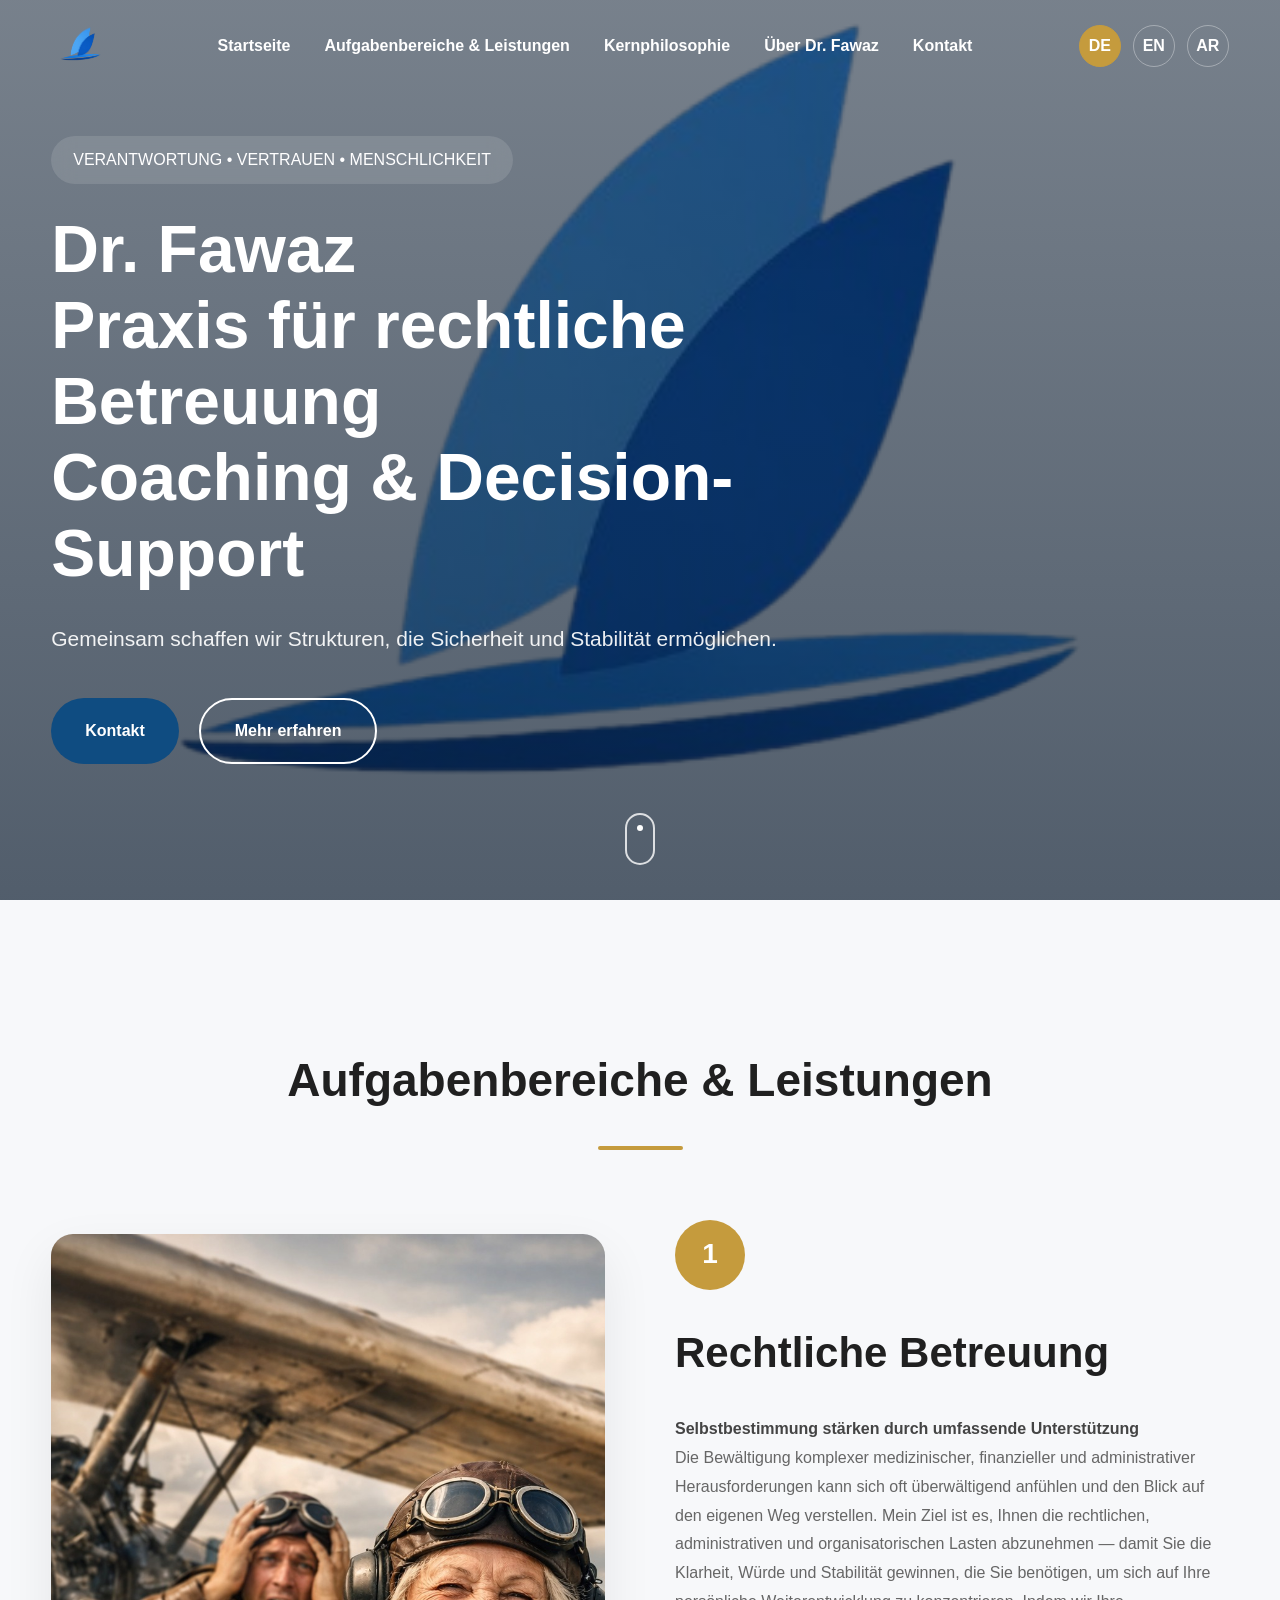
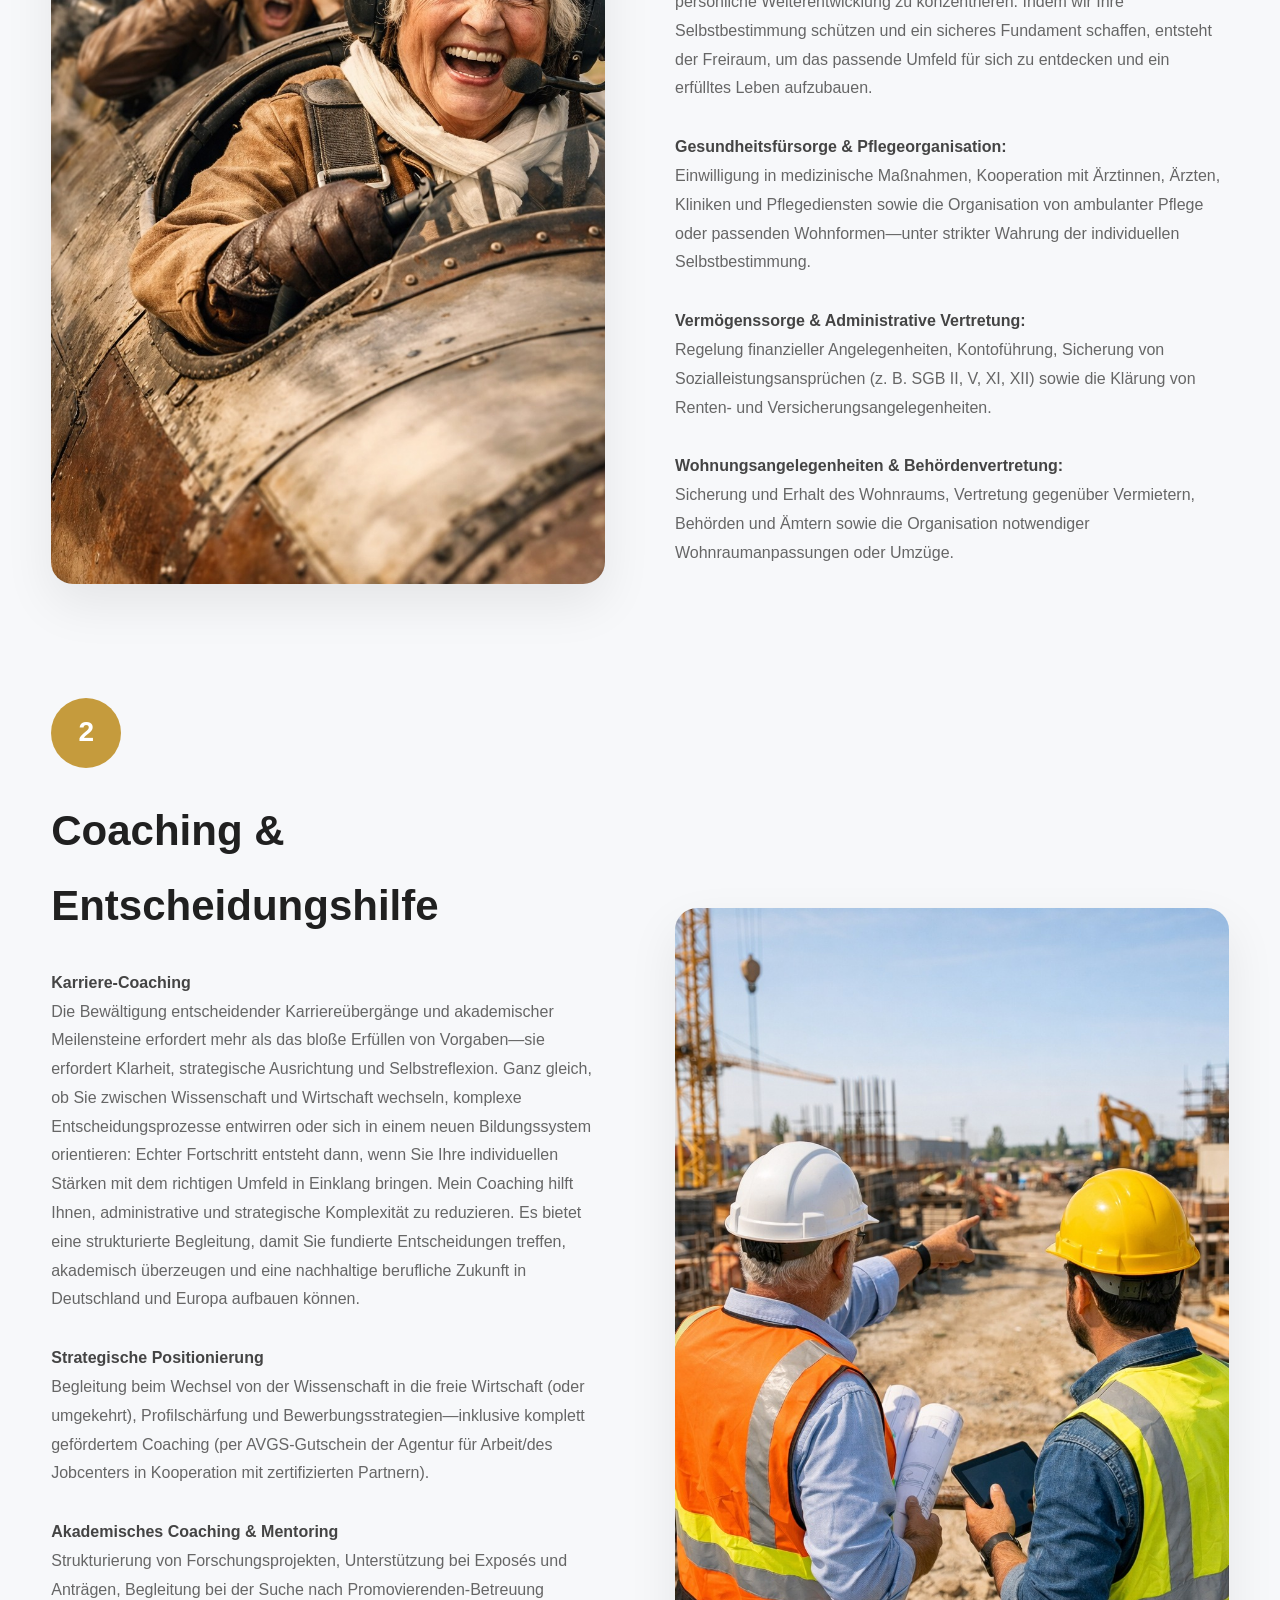
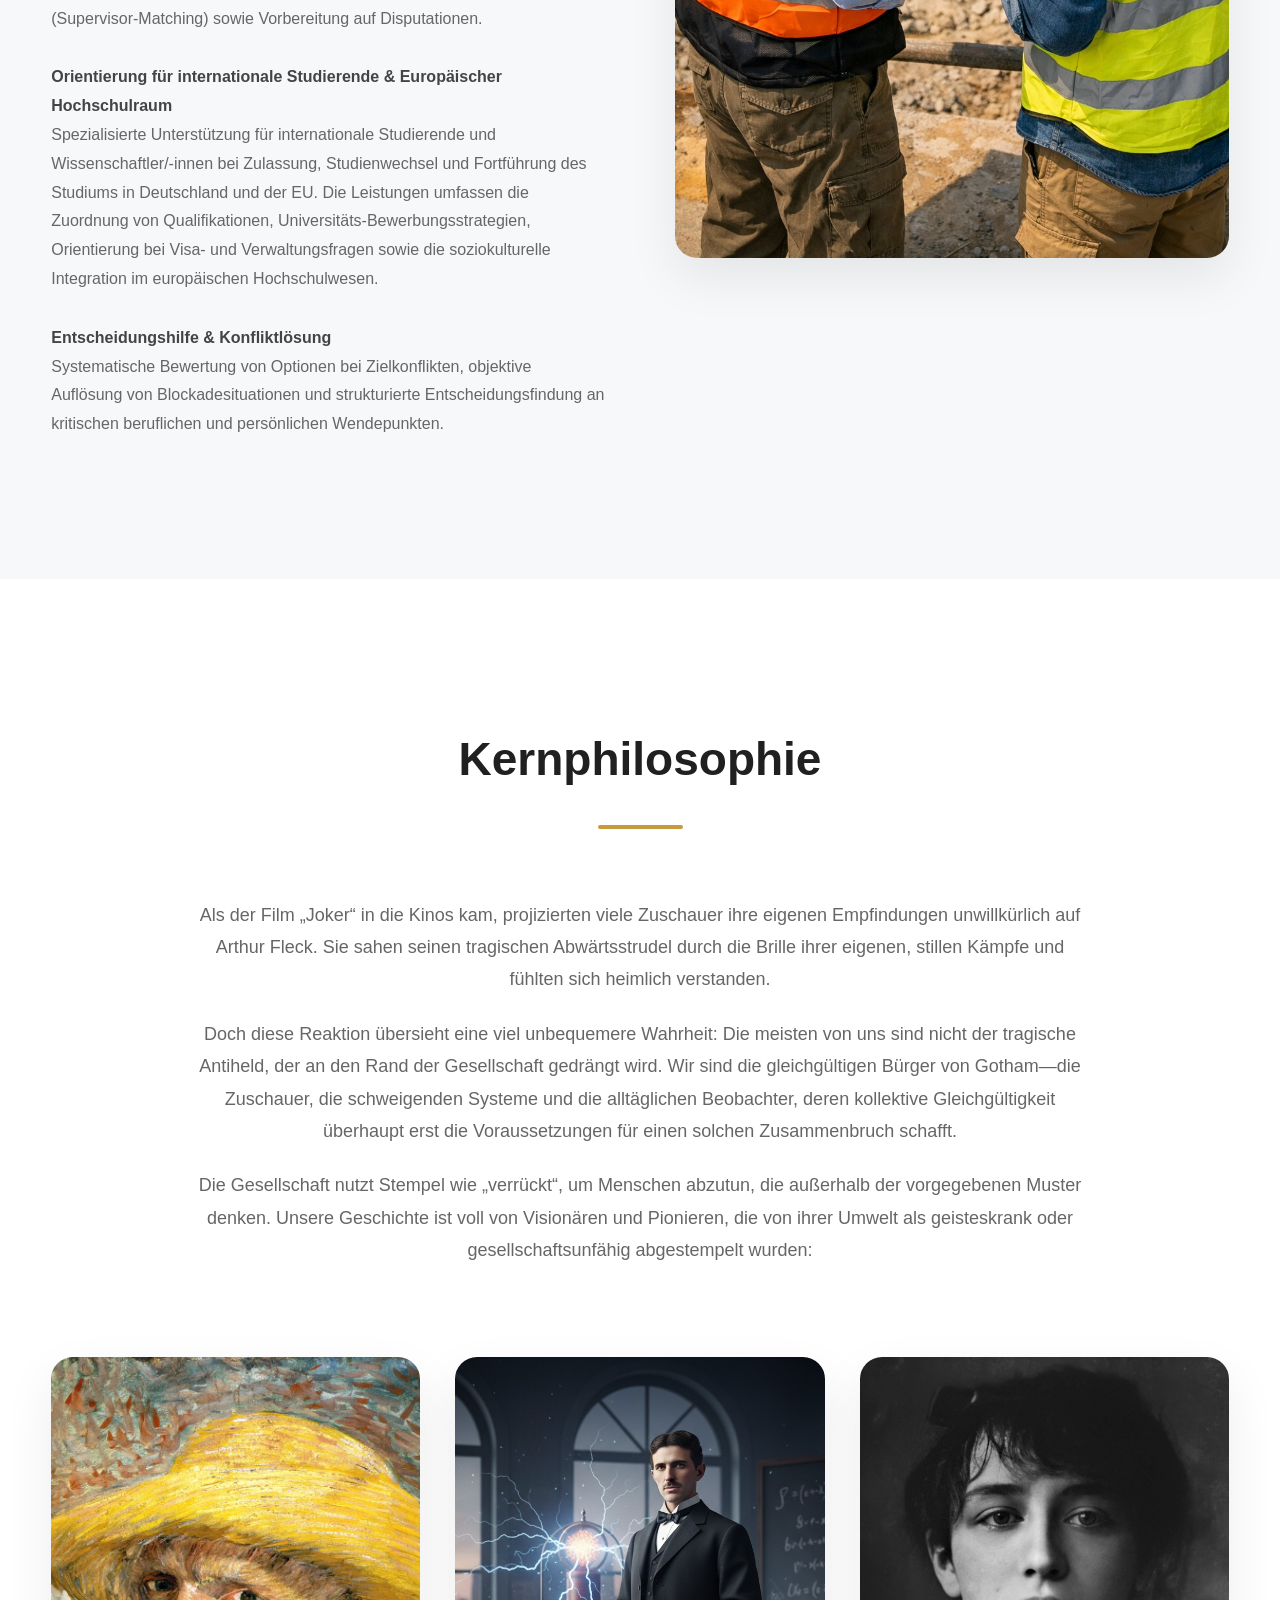
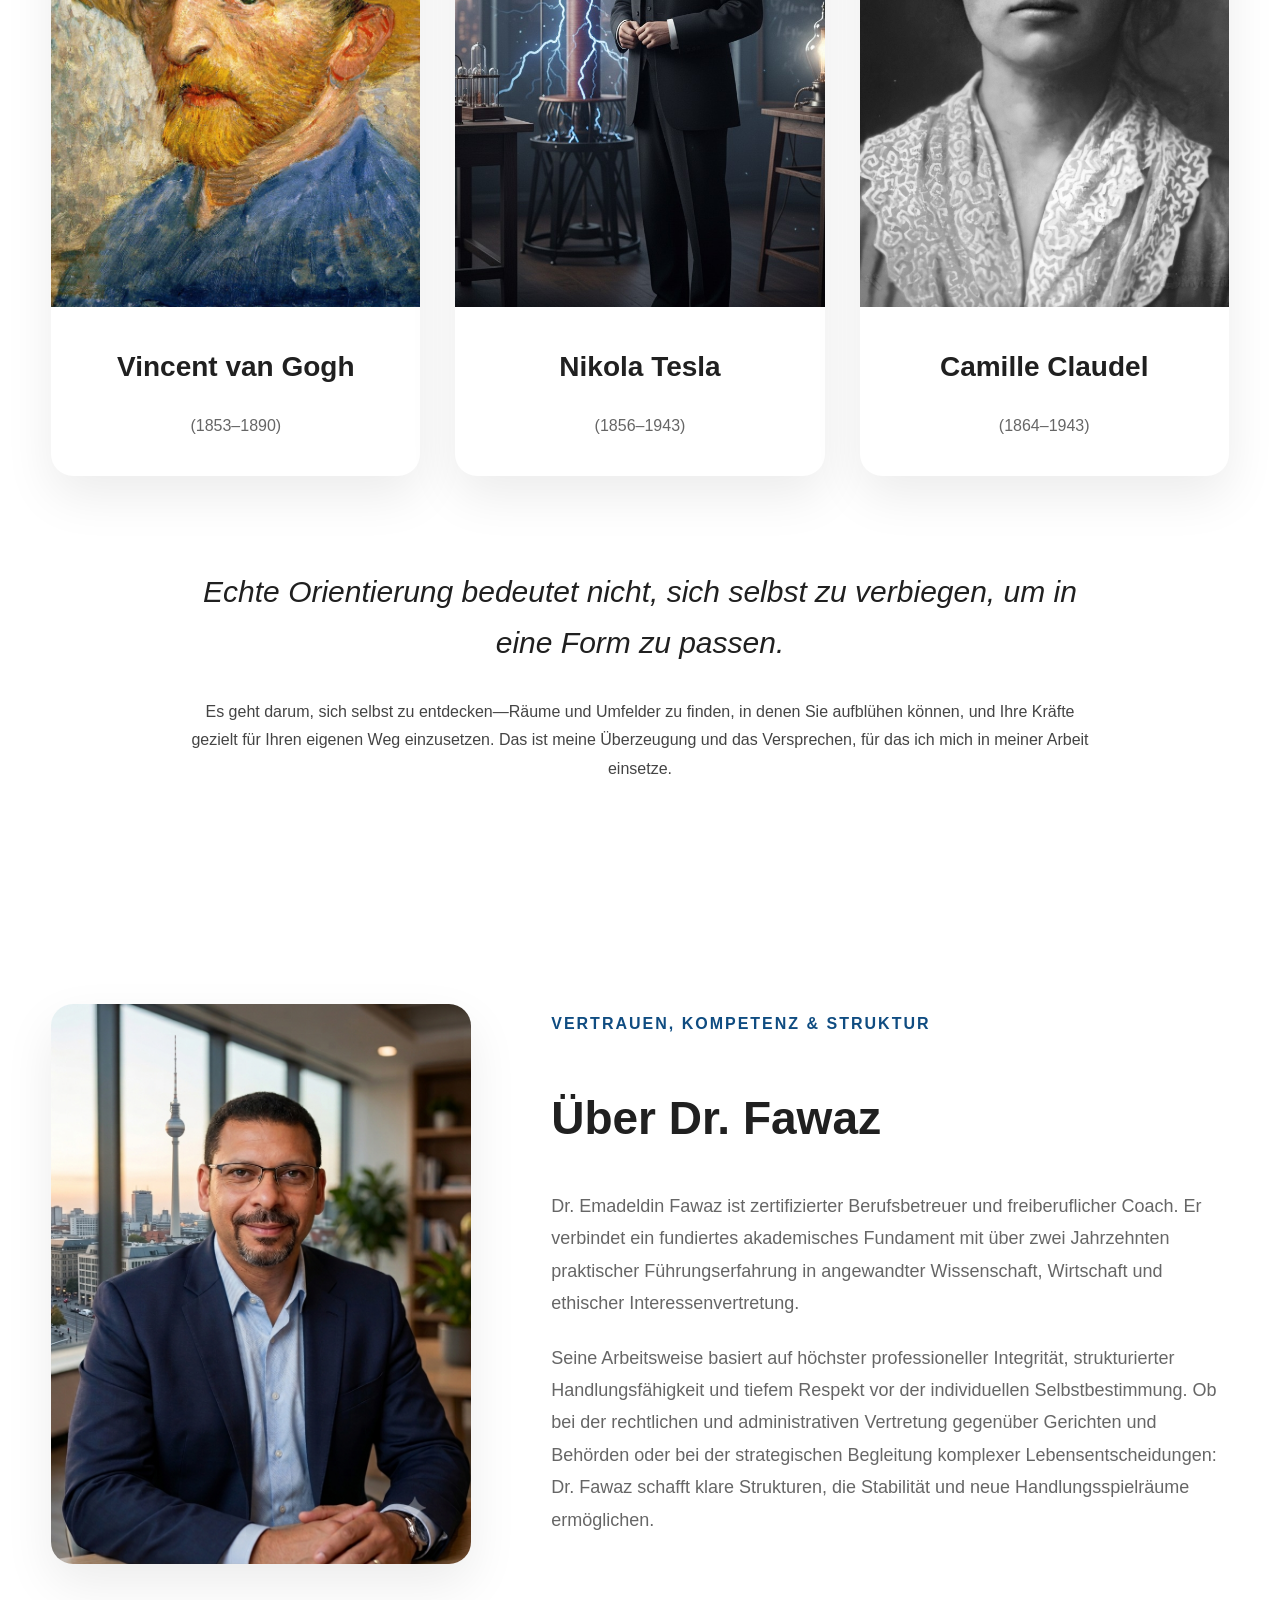
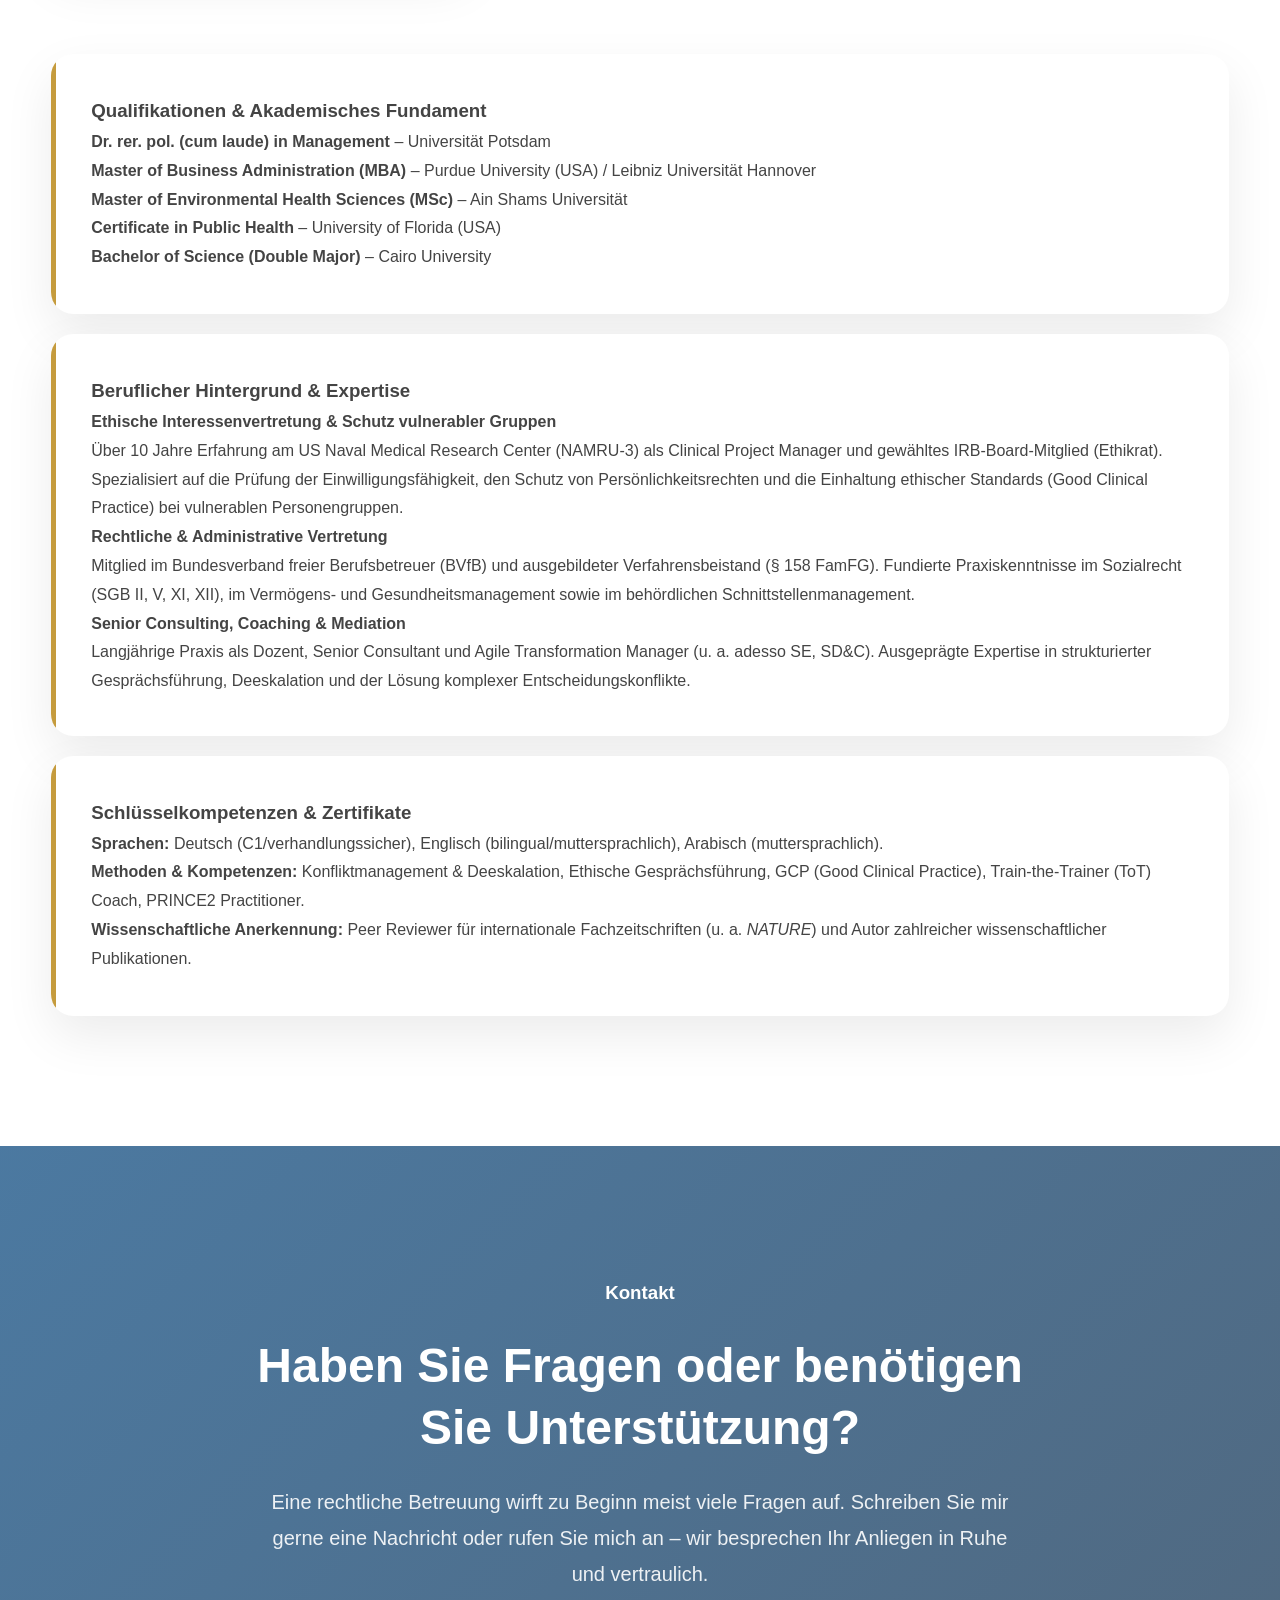
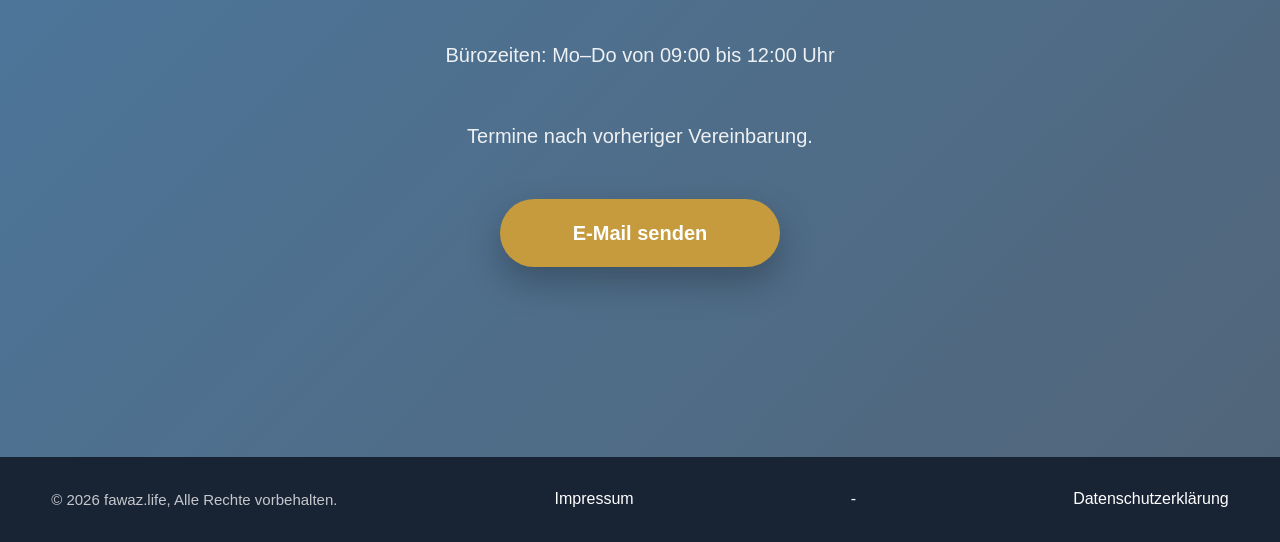
<file: index.html>
<!DOCTYPE html>
<html lang="de">

<head>

    <meta charset="UTF-8">
    <meta name="viewport" content="width=device-width, initial-scale=1.0">

    <title>Dr. Emadeldin Fawaz</title>

    <link rel="stylesheet" href="assets/css/style.css">

</head>

<body>

<header id="header">

    <div class="container">

        <a href="#" class="logo">

            <img src="assets/images/logo.png" alt="Logo">

        </a>

        <nav id="mainNav">

            <ul>

                <li><a href="#hero">Startseite</a></li>

                  <li><a href="#services">Aufgabenbereiche & Leistungen</a></li>


                <li><a href="#philosophy">Kernphilosophie</a></li>

              
                <li><a href="#about">Über Dr. Fawaz</a></li>

                <li><a href="#contact">Kontakt</a></li>

            </ul>

        </nav>

        <div class="language-switcher">

            <a href="index.html" class="active">DE</a>

            <a href="en/index.html">EN</a>

            <a href="ar/index.html">AR</a>

        </div>

        <button class="mobile-menu">

            ☰

        </button>

    </div>

</header>

<main>

<!-- ====================================== -->
<!-- Hero -->
<!-- ====================================== -->

<section id="hero">

    <div class="hero-slider">

        <div class="slide active">

            <img src="assets/images/logo.png" alt="">

        </div>

        <div class="slide">

            <img src="assets/images/2.jpg" alt="">

        </div>

        <div class="slide">

            <img src="assets/images/3.jpg" alt="">

        </div>

    </div>

    <div class="overlay"></div>

    <div class="container">

        <!-- <div class="hero-content">

            <div class="hero-tag"></div>

            <h1></h1>

            <p></p>

            <div class="hero-buttons">

                <a href="#contact" class="btn btn-primary"></a>

                <a href="#about" class="btn btn-outline"></a>

            </div>

        </div> -->
        <div class="hero-content">

    <div class="hero-tag" id="heroTag"></div>

    <h1 id="heroTitle"></h1>

    <p id="heroText"></p>

    <div class="hero-buttons">

        <a href="#contact" class="btn btn-primary" id="heroBtn1"></a>

        <a href="#about" class="btn btn-outline" id="heroBtn2"></a>

    </div>

</div>

    </div>

    <div class="scroll-indicator">

        <span></span>

    </div>

</section>



<!-- ====================================== -->
<!-- Services -->
<!-- ====================================== -->

<section id="services" class="services">

    <div class="container">

        <div class="section-header">

            <span class="section-subtitle"></span>

            <h2>Aufgabenbereiche & Leistungen</h2>

            <div class="section-divider"></div>

        </div>

        <div class="service-block">

            <div class="service-image">

                <img src="assets/images/c1.jpeg" alt="">

            </div>

            <div class="service-content">

                <span class="service-number">1</span>

                <h3>Rechtliche Betreuung</h3>

<h4>
Selbstbestimmung stärken durch umfassende Unterstützung
</h4>
<p>
Die Bewältigung komplexer medizinischer, finanzieller und administrativer Herausforderungen kann sich oft überwältigend anfühlen und den Blick auf den eigenen Weg verstellen. Mein Ziel ist es, Ihnen die rechtlichen, administrativen und organisatorischen Lasten abzunehmen — damit Sie die Klarheit, Würde und Stabilität gewinnen, die Sie benötigen, um sich auf Ihre persönliche Weiterentwicklung zu konzentrieren. Indem wir Ihre Selbstbestimmung schützen und ein sicheres Fundament schaffen, entsteht der Freiraum, um das passende Umfeld für sich zu entdecken und ein erfülltes Leben aufzubauen.

                </p>

<h4>
Gesundheitsfürsorge & Pflegeorganisation:</h4>
<p>
Einwilligung in medizinische Maßnahmen, Kooperation mit Ärztinnen, Ärzten, Kliniken und Pflegediensten sowie die Organisation von ambulanter Pflege oder passenden Wohnformen—unter strikter Wahrung der individuellen Selbstbestimmung.</p>
<h4>
Vermögenssorge & Administrative Vertretung:</h4>
<p>
Regelung finanzieller Angelegenheiten, Kontoführung, Sicherung von Sozialleistungsansprüchen (z. B. SGB II, V, XI, XII) sowie die Klärung von Renten- und Versicherungsangelegenheiten.</p>
<h4>
Wohnungsangelegenheiten & Behördenvertretung:</h4>
<p>
Sicherung und Erhalt des Wohnraums, Vertretung gegenüber Vermietern, Behörden und Ämtern sowie die Organisation notwendiger Wohnraumanpassungen oder Umzüge.
</p>



                <div class="service-list"></div>

            </div>

        </div>

        <div class="service-block reverse">

            <div class="service-image">

                <img src="assets/images/cc.jpeg" alt="">

            </div>

            <div class="service-content">

                <span class="service-number">2</span>

                <h3>Coaching & Entscheidungshilfe</h3>

              <h4>
                Karriere-Coaching
                </h4>
                <p>
Die Bewältigung entscheidender Karriereübergänge und akademischer Meilensteine erfordert mehr als das bloße Erfüllen von Vorgaben—sie erfordert Klarheit, strategische Ausrichtung und Selbstreflexion. Ganz gleich, ob Sie zwischen Wissenschaft und Wirtschaft wechseln, komplexe Entscheidungsprozesse entwirren oder sich in einem neuen Bildungssystem orientieren: Echter Fortschritt entsteht dann, wenn Sie Ihre individuellen Stärken mit dem richtigen Umfeld in Einklang bringen.
Mein Coaching hilft Ihnen, administrative und strategische Komplexität zu reduzieren. Es bietet eine strukturierte Begleitung, damit Sie fundierte Entscheidungen treffen, akademisch überzeugen und eine nachhaltige berufliche Zukunft in Deutschland und Europa aufbauen können.
</p>
<h4>
Strategische Positionierung 
</h4>
<p>
Begleitung beim Wechsel von der Wissenschaft in die freie Wirtschaft (oder umgekehrt), Profilschärfung und Bewerbungsstrategien—inklusive komplett gefördertem Coaching (per AVGS-Gutschein der Agentur für Arbeit/des Jobcenters in Kooperation mit zertifizierten Partnern).
</p>
<h4>
Akademisches Coaching & Mentoring
</h4>
<p>
Strukturierung von Forschungsprojekten, Unterstützung bei Exposés und Anträgen, Begleitung bei der Suche nach Promovierenden-Betreuung (Supervisor-Matching) sowie Vorbereitung auf Disputationen.
</p>
<h4>
Orientierung für internationale Studierende & Europäischer Hochschulraum
</h4>
<p>
Spezialisierte Unterstützung für internationale Studierende und Wissenschaftler/-innen bei Zulassung, Studienwechsel und Fortführung des Studiums in Deutschland und der EU. Die Leistungen umfassen die Zuordnung von Qualifikationen, Universitäts-Bewerbungsstrategien, Orientierung bei Visa- und Verwaltungsfragen sowie die soziokulturelle Integration im europäischen Hochschulwesen.
</p>
<h4>
Entscheidungshilfe & Konfliktlösung
</h4>
<p>
Systematische Bewertung von Optionen bei Zielkonflikten, objektive Auflösung von Blockadesituationen und strukturierte Entscheidungsfindung an kritischen beruflichen und persönlichen Wendepunkten.
</p>
                




                <div class="service-list"></div>

            </div>

        </div>

    </div>

</section>

<!-- ====================================== -->
<!-- Philosophy -->
<!-- ====================================== -->

<section id="philosophy" class="philosophy">

    <div class="container">

        <div class="section-header">

            <span class="section-subtitle">

            </span>

            <h2>Kernphilosophie</h2>

            <div class="section-divider"></div>

        </div>

        <div class="philosophy-intro">
<p>
         Als der Film „Joker“ in die Kinos kam, projizierten viele Zuschauer ihre eigenen Empfindungen unwillkürlich auf Arthur Fleck. Sie sahen seinen tragischen Abwärtsstrudel durch die Brille ihrer eigenen, stillen Kämpfe und fühlten sich heimlich verstanden.</p>
         <p>
Doch diese Reaktion übersieht eine viel unbequemere Wahrheit: Die meisten von uns sind nicht der tragische Antiheld, der an den Rand der Gesellschaft gedrängt wird. Wir sind die gleichgültigen Bürger von Gotham—die Zuschauer, die schweigenden Systeme und die alltäglichen Beobachter, deren kollektive Gleichgültigkeit überhaupt erst die Voraussetzungen für einen solchen Zusammenbruch schafft.</p>
<p>
Die Gesellschaft nutzt Stempel wie „verrückt“, um Menschen abzutun, die außerhalb der vorgegebenen Muster denken. Unsere Geschichte ist voll von Visionären und Pionieren, die von ihrer Umwelt als geisteskrank oder gesellschaftsunfähig abgestempelt wurden:</p>

        </div>

        <div class="visionaries-grid">

            <article class="visionary-card">

                <div class="visionary-image">

                    <img src="assets/images/van-Gogh.jpg" alt="van-Gogh">

                    <div class="visionary-overlay">

                        <!-- <h4></h4> -->

                        <span>Gequält von schweren Depressionen, Ängsten und psychotischen Episoden wurde Van Gogh von seiner Mitwelt als gefährlicher Irrer wahrgenommen. Anwohner in Arles unterschrieben sogar eine Petition, um ihn gewaltsam aus seinem Haus entfernen zu lassen.</span>

                    </div>

                </div>

                <div class="visionary-content">

                    <h3>Vincent van Gogh</h3>

                    <p>(1853–1890)</p>

                </div>

            </article>

            <article class="visionary-card">

                <div class="visionary-image">

                    <img src="assets/images/tesla.jpg" alt="Nikola Tesla">

                    <div class="visionary-overlay">

                  

                        <span>
                            Obwohl in jungen Jahren gefeiert, führten Teslas schwere Zwangsstörungen, Überempfindlichkeiten und immer ehrgeizigere Visionen (wie die drahtlose Energieübertragung) dazu, dass Öffentlichkeit und Investoren ihn in seinen späten Jahren als „verrückten Wissenschaftler“ abtaten. Von wichtigen Finanziers isoliert, verbrachte er seine letzten Lebensjahre in relativer Armut und Einsamkeit in New Yorker Hotelzimmern.
                        </span>

                    </div>

                </div>

                <div class="visionary-content">

                    <h3>Nikola Tesla</h3>

                    <p>(1856–1943)</p>

                </div>

            </article>

            <article class="visionary-card">

                <div class="visionary-image">

                    <img src="assets/images/Camille_nette.jpg" alt="Camille Claudel">

                    <div class="visionary-overlay">

                     

                        <span>Eine brillante französische Bildhauerin, deren Talent dem von Auguste Rodin in nichts nachstand. Ihr intensives Auftreten, ihre Weigerung, sich den Geschlechterrollen des 19. Jahrhunderts zu unterwerfen, und eine spätere Paranoia veranlassten ihre Familie dazu, sie als völlig geisteskrank zu betrachten. 1913 wurde sie von ihrer Familie gegen ihren Willen in eine psychiatrische Anstalt eingewiesen. Dort blieb sie bis zu ihrem Tod 30 Jahre lang isoliert—obwohl behandelnde Ärzte betonten, dass eine Entlassung medizinisch unbedenklich gewesen wäre.</span>

                    </div>

                </div>

                <div class="visionary-content">

                    <h3>Camille Claudel</h3>

                    <p>(1864–1943)</p>

                </div>

            </article>

        </div>

        <!-- <div class="tim-burton-section">

            <div class="tim-burton-image">

                <img src="assets/images/Tim-Burton-Jack-Skellington-Nightmare-Before-Christmas-a-1.jpg" alt="">

            </div>

            <div class="tim-burton-content">

                <span class="badge">Tim Burton </span>

                <h3>Der Stempel der „pathologischen“ Introvertiertheit</h3>

                <p>Er ist der Schöpfer weltweit geliebter Filmklassiker wie Edward mit den Scherenhänden, Nightmare Before Christmas, Wednesday und Beetlejuice. Er verwandelte düstere, melancholische Themen in weltweite Kinoerfolge. Aufgewachsen im sonnigen Burbank (Kalifornien), fühlte sich Burton von der oberflächlichen Anpassungskultur seiner Umwelt völlig entfremdet. Er zog es vor, Monster zu zeichnen, in dunklen Räumen zu sitzen und in seiner Fantasie zu leben. Eltern und Lehrer behandelten seinen Rückzug, seine sozialen Ängste und seine Faszination für das Makabre als Krankheitsbild. Er wurde zu psychiatrischen Fachkräften geschickt und immer wieder als verhaltensauffällig, verschlossen und sozial dysfunktional abgestempelt. Zu Beginn seiner Karriere bei Disney sahen Führungskräfte seinen düsteren Stil als unverkäuflichen Makel. Was Erwachsene zunächst als „psychisches Problem“ oder Unfähigkeit zur Anpassung fehldeuteten, war in Wahrheit das Fundament seines Genies. Burton erkannte, dass sich Millionen junger Menschen genauso isoliert, fremd und unverstanden fühlten wie er. Edward mit den Scherenhänden—eine Figur mit Klingen statt Händen, die Liebe sucht, aber ungewollt alles verletzt, was sie berührt—wurde zu einer globalen Metapher für Neurodivergenz, Ängste und den Schmerz, als Außenseiter abgestempelt zu werden. Heute wird er als Visionär gefeiert, der bewiesen hat, dass Anderssein eine kreative Superkraft ist.<br>
                     Auch wenn gesundheitliche oder psychosoziale Belastungen unsere Fähigkeit beeinträchtigen können, uns mühelos einzufügen:
                </p>

              

            </div>

        </div> -->

        <div class="philosophy-conclusion">
 

            <blockquote> Echte Orientierung bedeutet nicht, sich selbst zu verbiegen, um in eine Form zu passen.</blockquote>

            <p >Es geht darum, sich selbst zu entdecken—Räume und Umfelder zu finden, in denen Sie aufblühen können, und Ihre Kräfte gezielt für Ihren eigenen Weg einzusetzen. Das ist meine Überzeugung und das Versprechen, für das ich mich in meiner Arbeit einsetze.</p>

        </div>

    </div>

</section>

<!-- ====================================== -->
<!-- About -->
<!-- ====================================== -->

<section id="about" class="about">

    <div class="container">

        <div class="about-grid">

            <div class="about-image">

                <img src="assets/images/about.png" alt="Dr. Emadeldin Fawaz">

            </div>

            <div class="about-content">

                <span class="section-subtitle">Vertrauen, Kompetenz & Struktur</span>

                <h2>Über Dr. Fawaz</h2>

                <p>Dr. Emadeldin Fawaz ist zertifizierter Berufsbetreuer und freiberuflicher Coach. Er verbindet ein fundiertes akademisches Fundament mit über zwei Jahrzehnten praktischer Führungserfahrung in angewandter Wissenschaft, Wirtschaft und ethischer Interessenvertretung.</p>

                <p>Seine Arbeitsweise basiert auf höchster professioneller Integrität, strukturierter Handlungsfähigkeit und tiefem Respekt vor der individuellen Selbstbestimmung. Ob bei der rechtlichen und administrativen Vertretung gegenüber Gerichten und Behörden oder bei der strategischen Begleitung komplexer Lebensentscheidungen: Dr. Fawaz schafft klare Strukturen, die Stabilität und neue Handlungsspielräume ermöglichen.</p>

            </div>

        </div>

        <div class="about-details">

            <div class="info-card">
                <h3>Qualifikationen & Akademisches Fundament</h3>
                <ul>
                    <li><b>Dr. rer. pol. (cum laude) in Management</b> – Universität Potsdam</li>
                    <li><b>Master of Business Administration (MBA)</b> – Purdue University (USA) / Leibniz Universität Hannover</li>
                    <li><b>Master of Environmental Health Sciences (MSc)</b> – Ain Shams Universität</li>
                    <li><b>Certificate in Public Health</b> – University of Florida (USA)</li>
                    <li><b>Bachelor of Science (Double Major)</b> – Cairo University</li>
                </ul>
            </div>

            <div class="info-card">
                <h3>Beruflicher Hintergrund & Expertise</h3>
                
                <h4>Ethische Interessenvertretung & Schutz vulnerabler Gruppen</h4>
                <p>Über 10 Jahre Erfahrung am US Naval Medical Research Center (NAMRU-3) als Clinical Project Manager und gewähltes IRB-Board-Mitglied (Ethikrat). Spezialisiert auf die Prüfung der Einwilligungsfähigkeit, den Schutz von Persönlichkeitsrechten und die Einhaltung ethischer Standards (Good Clinical Practice) bei vulnerablen Personengruppen.</p>

                <h4>Rechtliche & Administrative Vertretung</h4>
                <p>Mitglied im Bundesverband freier Berufsbetreuer (BVfB) und ausgebildeter Verfahrensbeistand (§ 158 FamFG). Fundierte Praxiskenntnisse im Sozialrecht (SGB II, V, XI, XII), im Vermögens- und Gesundheitsmanagement sowie im behördlichen Schnittstellenmanagement.</p>

                <h4>Senior Consulting, Coaching & Mediation</h4>
                <p>Langjährige Praxis als Dozent, Senior Consultant und Agile Transformation Manager (u. a. adesso SE, SD&C). Ausgeprägte Expertise in strukturierter Gesprächsführung, Deeskalation und der Lösung komplexer Entscheidungskonflikte.</p>
            </div>

            <div class="info-card">
                <h3>Schlüsselkompetenzen & Zertifikate</h3>
                <ul>
                    <li><b>Sprachen:</b> Deutsch (C1/verhandlungssicher), Englisch (bilingual/muttersprachlich), Arabisch (muttersprachlich).</li>
                    <li><b>Methoden & Kompetenzen:</b> Konfliktmanagement & Deeskalation, Ethische Gesprächsführung, GCP (Good Clinical Practice), Train-the-Trainer (ToT) Coach, PRINCE2 Practitioner.</li>
                    <li><b>Wissenschaftliche Anerkennung:</b> Peer Reviewer für internationale Fachzeitschriften (u. a. <i>NATURE</i>) und Autor zahlreicher wissenschaftlicher Publikationen.</li>
                </ul>
            </div>

        </div>

    </div>

</section>
<!-- ====================================== -->
<!-- Contact -->
<!-- ====================================== -->

<section class="contact">

    <div class="container">

        <div class="contact-cta">

            <h3 id="contact" >

                Kontakt

            </h3>

            <h2>

                <strong>Haben Sie Fragen oder benötigen Sie Unterstützung?</strong>

            </h2>

            <p>
                Eine rechtliche Betreuung wirft zu Beginn meist viele Fragen auf. Schreiben Sie mir gerne eine Nachricht oder rufen Sie mich an – wir besprechen Ihr Anliegen in Ruhe und vertraulich.</p>
		<p>Bürozeiten: Mo–Do von 09:00 bis 12:00 Uhr </p>
		<p>Termine nach vorheriger Vereinbarung.

            </p>

            <a href="mailto:betreuer@fawaz.life" class="contact-button">

                E-Mail senden

            </a>

        </div>

    </div>

</section>



<footer>

    <div class="container">

        <div class="footer-bottom">

            <p>

                © 2026 fawaz.life, Alle Rechte vorbehalten.

            </p>

            <a href="impressum.html">Impressum</a> - <a href="datenschutzerklärung.html">Datenschutzerklärung</a>

        </div>

    </div>

</footer>

<div id="scrollTop">

    ↑

</div>

<script src="assets/js/main.js"></script>

</main>

</body>

</html>
</file>
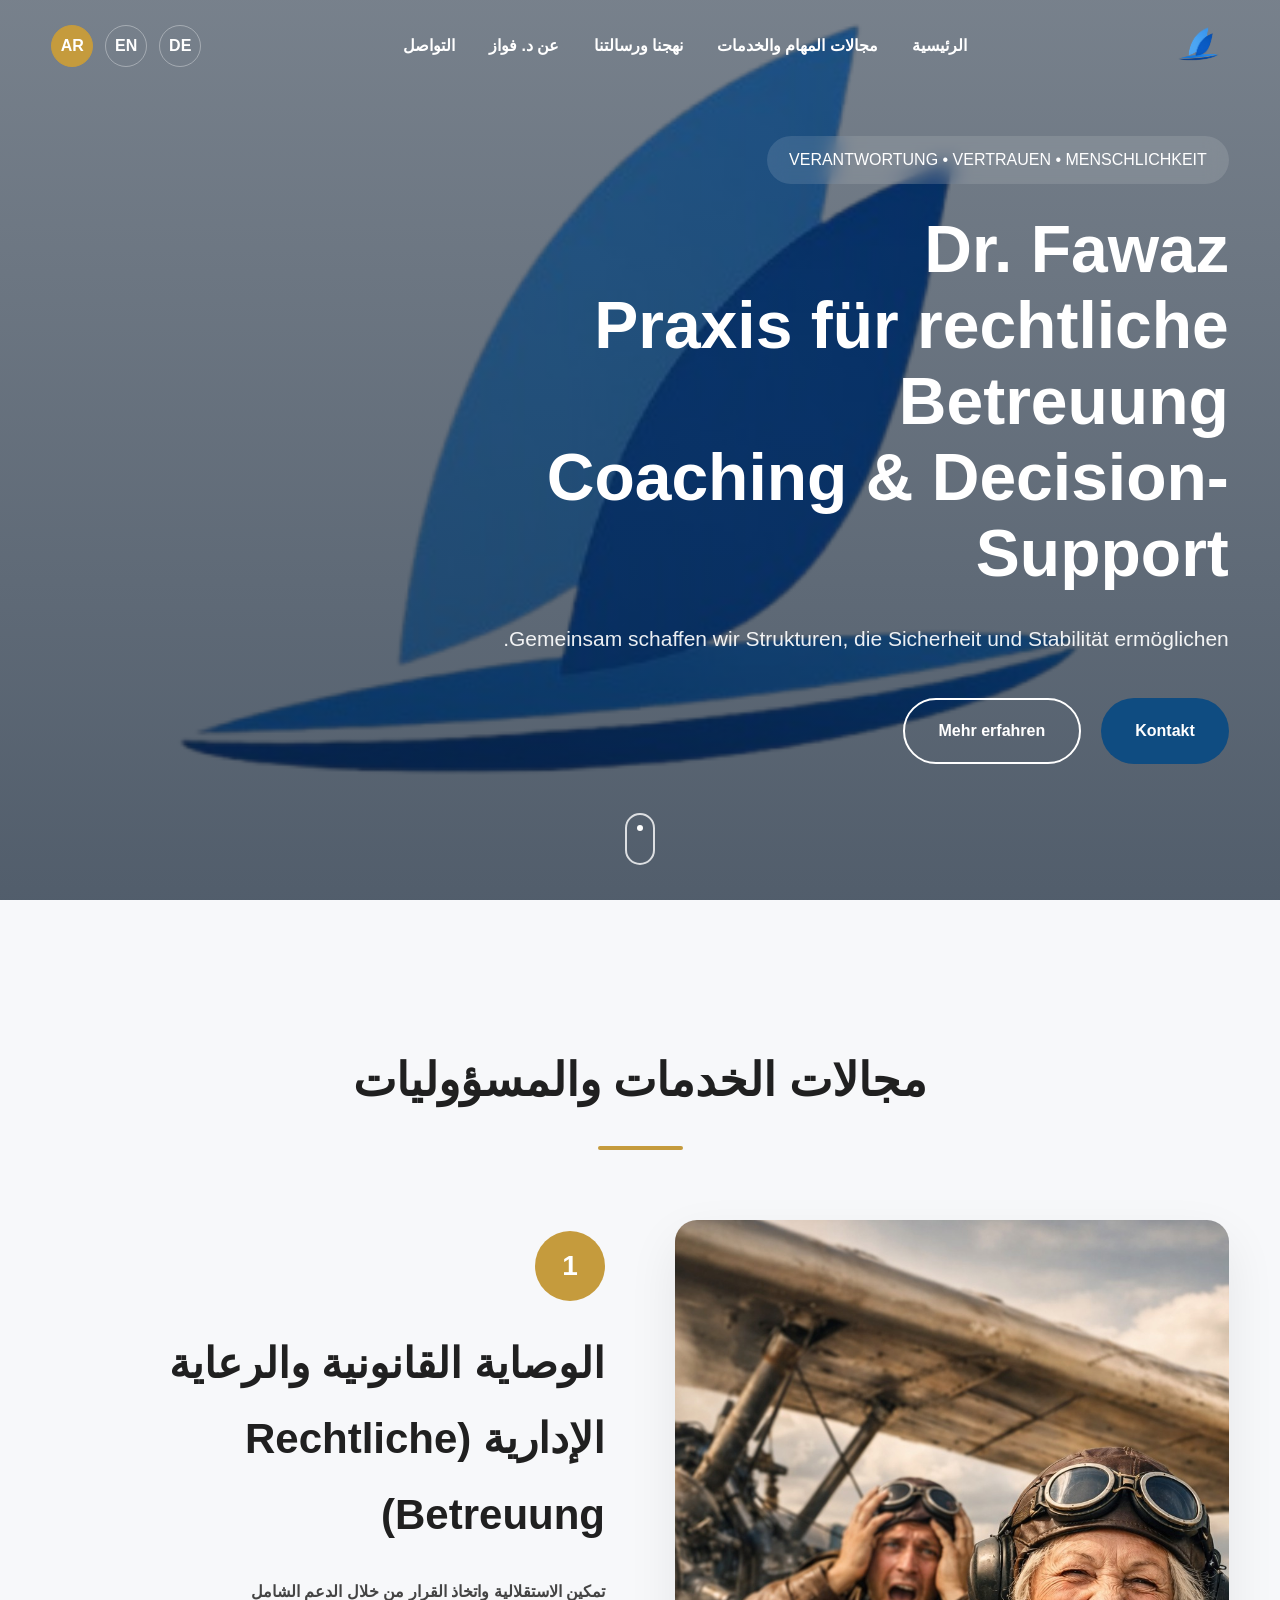
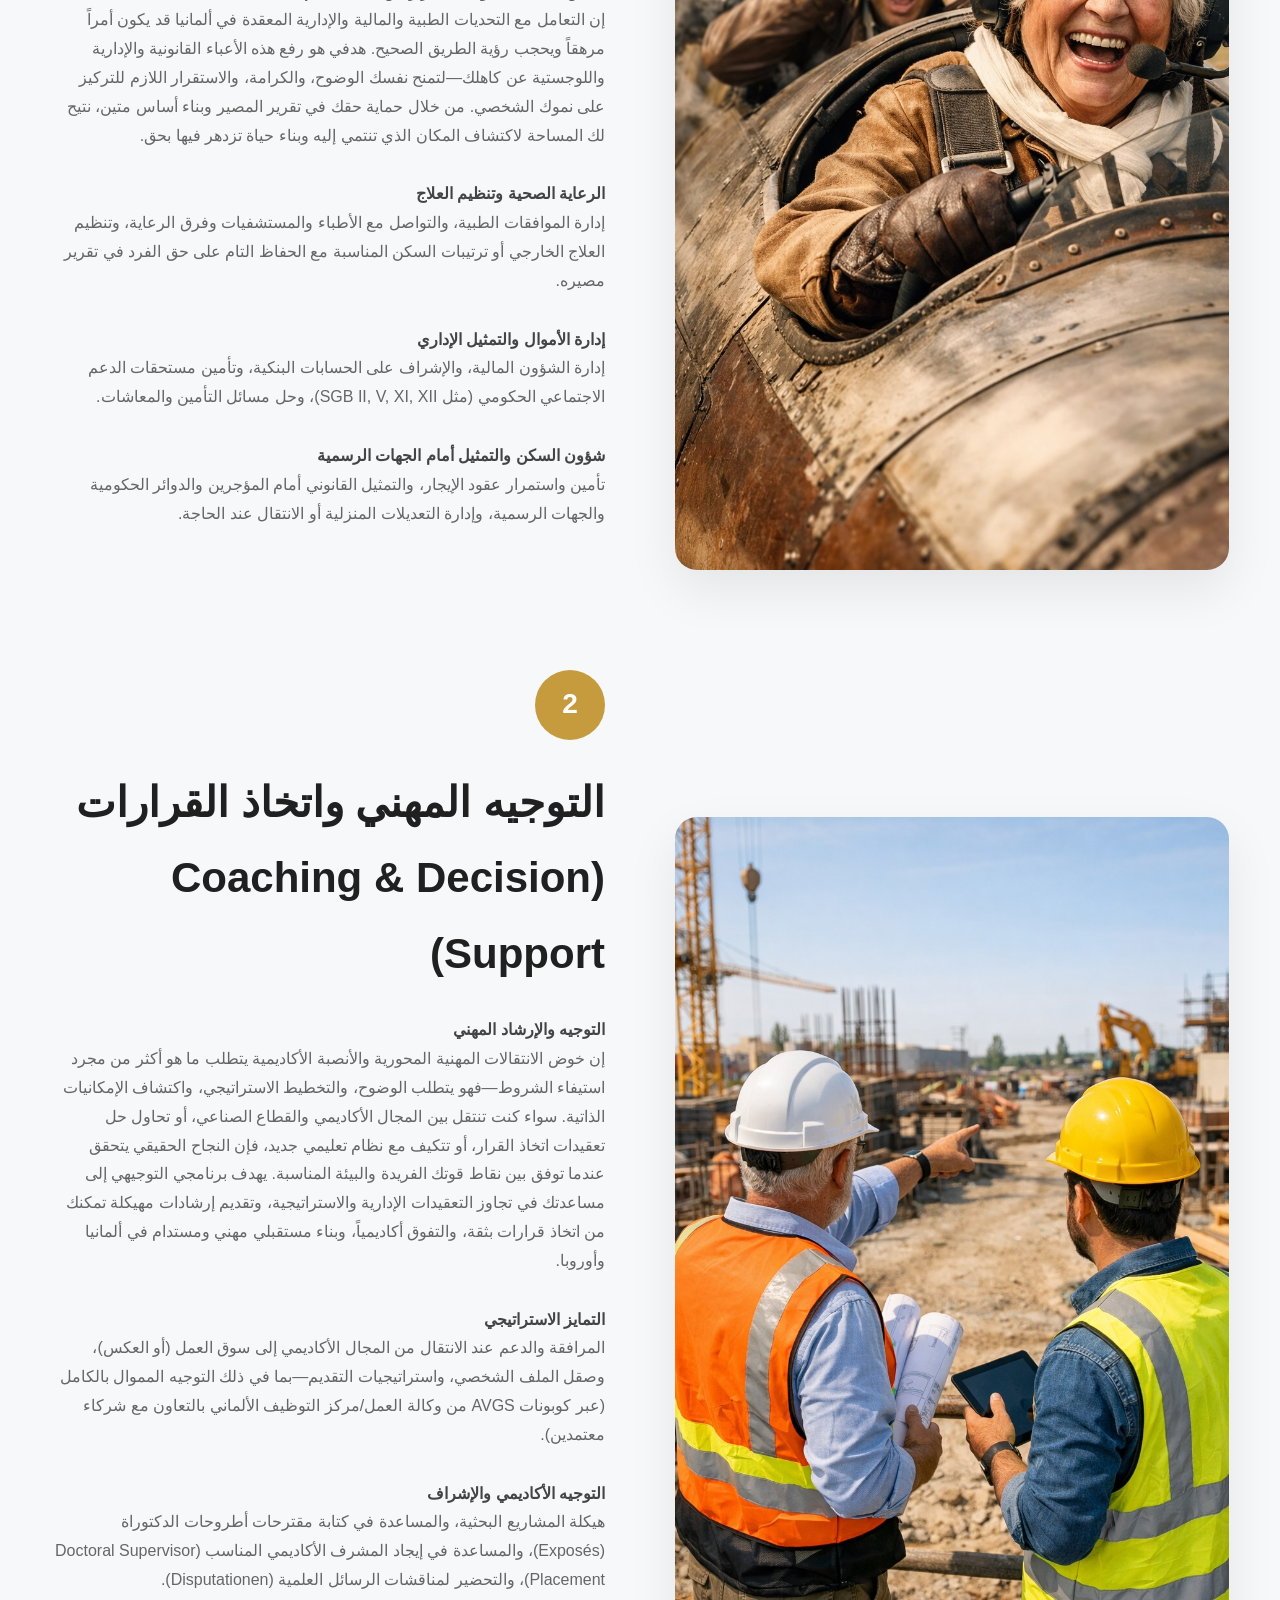
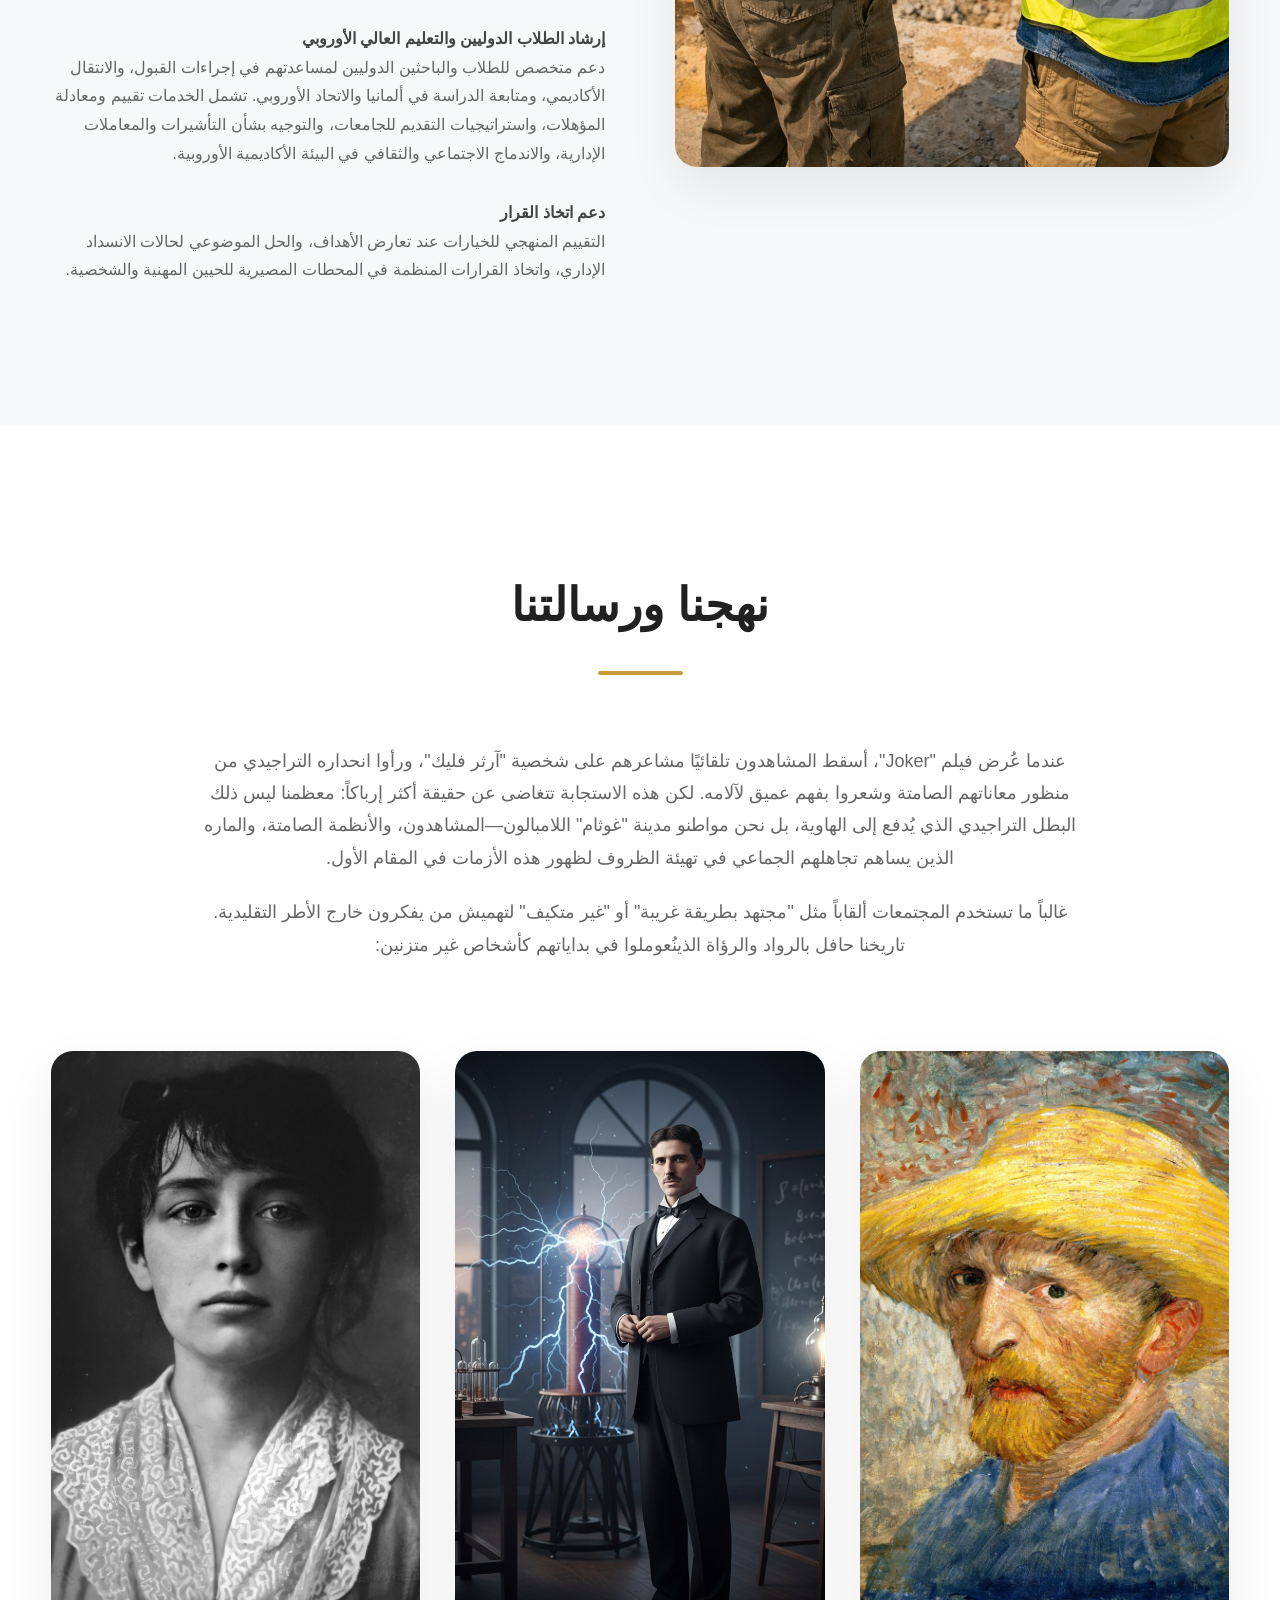
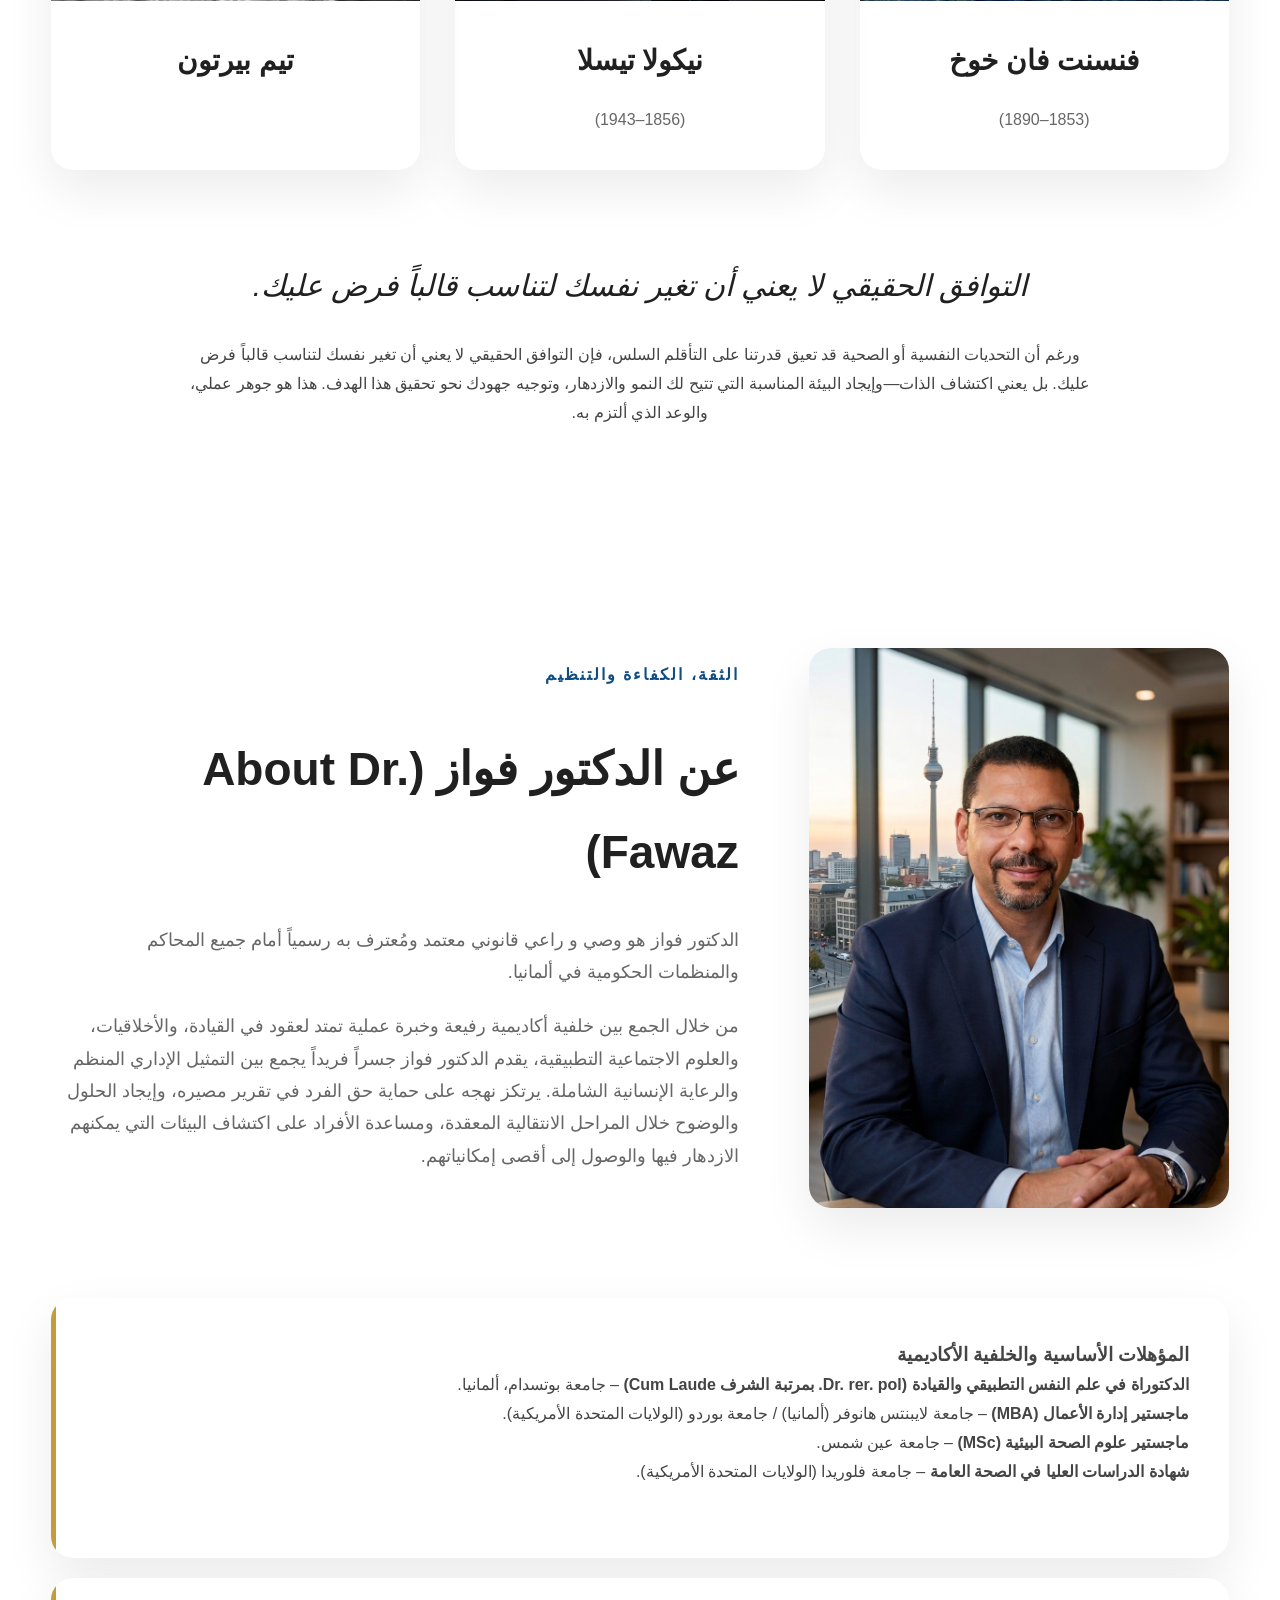
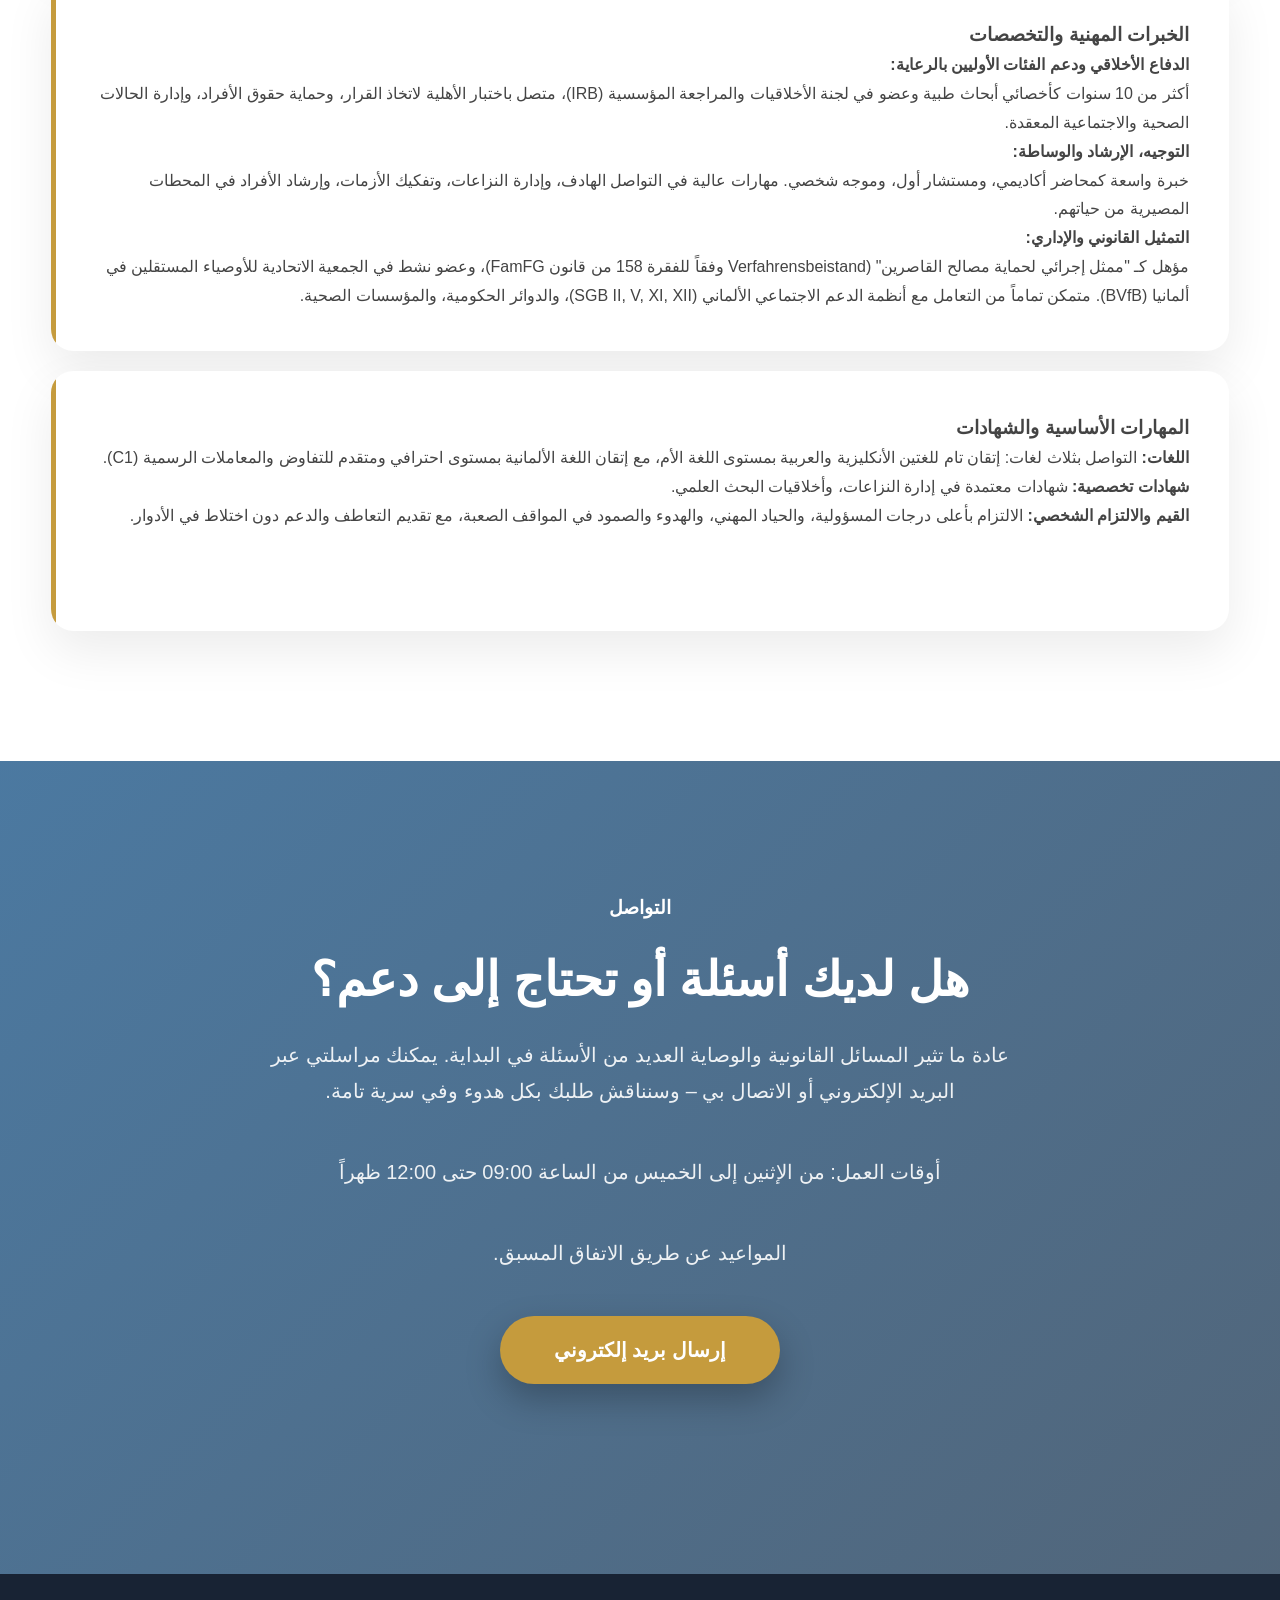
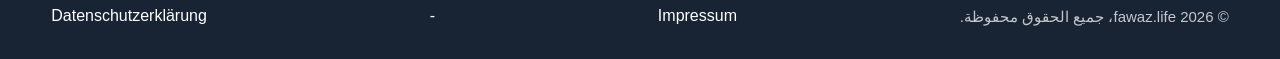
<file: ar/index.html>
<!DOCTYPE html>
<html lang="ar" dir="rtl">

<head>

    <meta charset="UTF-8">
    <meta name="viewport" content="width=device-width, initial-scale=1.0">

    <title>Dr. Emadeldin Fawaz</title>

    <link rel="stylesheet" href="../assets/css/style.css">

</head>

<body>

<header id="header">

    <div class="container">

        <a href="#" class="logo">

            <img src="../assets/images/logo.png" alt="Logo">

        </a>

        <nav id="mainNav">

            <ul>

                <li><a href="#hero">الرئيسية</a></li>

                <li><a href="#services">مجالات المهام والخدمات</a></li>

                <li><a href="#philosophy">نهجنا ورسالتنا</a></li>

                <li><a href="#about">عن د. فواز</a></li>

                <li><a href="#contact">التواصل</a></li>

            </ul>

        </nav>

        <div class="language-switcher">

            <a href="../index.html">DE</a>

            <a href="../en/index.html">EN</a>

            <a href="../ar/index.html" class="active">AR</a>

        </div>

        <button class="mobile-menu">

            ☰

        </button>

    </div>

</header>

<main>

<!-- ====================================== -->
<!-- Hero -->
<!-- ====================================== -->

<section id="hero">

    <div class="hero-slider">

        <div class="slide active">

            <img src="../assets/images/logo.png" alt="">

        </div>

        <div class="slide">

            <img src="../assets/images/2.jpg" alt="">

        </div>

        <div class="slide">

            <img src="../assets/images/3.jpg" alt="">

        </div>

    </div>

    <div class="overlay"></div>

    <div class="container">

        <div class="hero-content">

            <div class="hero-tag" id="heroTag"></div>

            <h1 id="heroTitle"></h1>

            <p id="heroText"></p>

            <div class="hero-buttons">

                <a href="#contact" class="btn btn-primary" id="heroBtn1"></a>

                <a href="#about" class="btn btn-outline" id="heroBtn2"></a>

            </div>

        </div>

    </div>

    <div class="scroll-indicator">

        <span></span>

    </div>

</section>

<!-- ====================================== -->
<!-- Services -->
<!-- ====================================== -->

<section id="services" class="services">

    <div class="container">

        <div class="section-header">

            <span class="section-subtitle"></span>

            <h2>مجالات الخدمات والمسؤوليات</h2>

            <div class="section-divider"></div>

        </div>

        <div class="service-block">

            <div class="service-image">

                <img src="../assets/images/c1.jpeg" alt="">

            </div>

            <div class="service-content">

                <span class="service-number">1</span>

                <h3>الوصاية القانونية والرعاية الإدارية (Rechtliche Betreuung)</h3>

                <h4>
                تمكين الاستقلالية واتخاذ القرار من خلال الدعم الشامل
                </h4>

                <p>
                إن التعامل مع التحديات الطبية والمالية والإدارية المعقدة في ألمانيا قد يكون أمراً مرهقاً ويحجب رؤية الطريق الصحيح. هدفي هو رفع هذه الأعباء القانونية والإدارية واللوجستية عن كاهلك—لتمنح نفسك الوضوح، والكرامة، والاستقرار اللازم للتركيز على نموك الشخصي. من خلال حماية حقك في تقرير المصير وبناء أساس متين، نتيح لك المساحة لاكتشاف المكان الذي تنتمي إليه وبناء حياة تزدهر فيها بحق.
                </p>

                <h4>
                الرعاية الصحية وتنظيم العلاج
                </h4>
                <p>
                إدارة الموافقات الطبية، والتواصل مع الأطباء والمستشفيات وفرق الرعاية، وتنظيم العلاج الخارجي أو ترتيبات السكن المناسبة مع الحفاظ التام على حق الفرد في تقرير مصيره.
                </p>

                <h4>
                إدارة الأموال والتمثيل الإداري
                </h4>
                <p>
                إدارة الشؤون المالية، والإشراف على الحسابات البنكية، وتأمين مستحقات الدعم الاجتماعي الحكومي (مثل SGB II, V, XI, XII)، وحل مسائل التأمين والمعاشات.
                </p>

                <h4>
                شؤون السكن والتمثيل أمام الجهات الرسمية
                </h4>
                <p>
                تأمين واستمرار عقود الإيجار، والتمثيل القانوني أمام المؤجرين والدوائر الحكومية والجهات الرسمية، وإدارة التعديلات المنزلية أو الانتقال عند الحاجة.
                </p>

                <div class="service-list"></div>

            </div>

        </div>

        <div class="service-block">

            <div class="service-image">

                <img src="../assets/images/cc.jpeg" alt="">

            </div>

            <div class="service-content">

                <span class="service-number">2</span>

                <h3>التوجيه المهني واتخاذ القرارات (Coaching & Decision Support)</h3>

                <h4>
                التوجيه والإرشاد المهني
                </h4>

                <p>
                إن خوض الانتقالات المهنية المحورية والأنصبة الأكاديمية يتطلب ما هو أكثر من مجرد استيفاء الشروط—فهو يتطلب الوضوح، والتخطيط الاستراتيجي، واكتشاف الإمكانيات الذاتية. سواء كنت تنتقل بين المجال الأكاديمي والقطاع الصناعي، أو تحاول حل تعقيدات اتخاذ القرار، أو تتكيف مع نظام تعليمي جديد، فإن النجاح الحقيقي يتحقق عندما توفق بين نقاط قوتك الفريدة والبيئة المناسبة.
                يهدف برنامجي التوجيهي إلى مساعدتك في تجاوز التعقيدات الإدارية والاستراتيجية، وتقديم إرشادات مهيكلة تمكنك من اتخاذ قرارات بثقة، والتفوق أكاديمياً، وبناء مستقبلي مهني ومستدام في ألمانيا وأوروبا.
                </p>

                <h4>
                التمايز الاستراتيجي
                </h4>
                <p>
                المرافقة والدعم عند الانتقال من المجال الأكاديمي إلى سوق العمل (أو العكس)، وصقل الملف الشخصي، واستراتيجيات التقديم—بما في ذلك التوجيه المموال بالكامل (عبر كوبونات AVGS من وكالة العمل/مركز التوظيف الألماني بالتعاون مع شركاء معتمدين).
                </p>

                <h4>
                التوجيه الأكاديمي والإشراف
                </h4>
                <p>
                هيكلة المشاريع البحثية، والمساعدة في كتابة مقترحات أطروحات الدكتوراة (Exposés)، والمساعدة في إيجاد المشرف الأكاديمي المناسب (Doctoral Supervisor Placement)، والتحضير لمناقشات الرسائل العلمية (Disputationen).
                </p>

                <h4>
                إرشاد الطلاب الدوليين والتعليم العالي الأوروبي
                </h4>
                <p>
                دعم متخصص للطلاب والباحثين الدوليين لمساعدتهم في إجراءات القبول، والانتقال الأكاديمي، ومتابعة الدراسة في ألمانيا والاتحاد الأوروبي. تشمل الخدمات تقييم ومعادلة المؤهلات، واستراتيجيات التقديم للجامعات، والتوجيه بشأن التأشيرات والمعاملات الإدارية، والاندماج الاجتماعي والثقافي في البيئة الأكاديمية الأوروبية.
                </p>

                <h4>
                دعم اتخاذ القرار
                </h4>
                <p>
                التقييم المنهجي للخيارات عند تعارض الأهداف، والحل الموضوعي لحالات الانسداد الإداري، واتخاذ القرارات المنظمة في المحطات المصيرية للحيين المهنية والشخصية.
                </p>

                <div class="service-list"></div>

            </div>

        </div>

    </div>

</section>

<!-- ====================================== -->
<!-- Philosophy -->
<!-- ====================================== -->

<section id="philosophy" class="philosophy">

    <div class="container">

        <div class="section-header">

            <span class="section-subtitle"></span>

            <h2>نهجنا ورسالتنا</h2>

            <div class="section-divider"></div>

        </div>

        <div class="philosophy-intro">

            <p>
            عندما عُرض فيلم "Joker"، أسقط المشاهدون تلقائيًا مشاعرهم على شخصية "آرثر فليك"، ورأوا انحداره التراجيدي من منظور معاناتهم الصامتة وشعروا بفهم عميق لآلامه. لكن هذه الاستجابة تتغاضى عن حقيقة أكثر إرباكاً: معظمنا ليس ذلك البطل التراجيدي الذي يُدفع إلى الهاوية، بل نحن مواطنو مدينة "غوثام" اللامبالون—المشاهدون، والأنظمة الصامتة، والماره الذين يساهم تجاهلهم الجماعي في تهيئة الظروف لظهور هذه الأزمات في المقام الأول.
            </p>

            <p>
            غالباً ما تستخدم المجتمعات ألقاباً مثل "مجتهد بطريقة غريبة" أو "غير متكيف" لتهميش من يفكرون خارج الأطر التقليدية. تاريخنا حافل بالرواد والرؤاة الذينُعوملوا في بداياتهم كأشخاص غير متزنين:
            </p>

        </div>

        <div class="visionaries-grid">

            <article class="visionary-card">

                <div class="visionary-image">

                    <img src="../assets/images/van-Gogh.jpg" alt="van-Gogh">

                    <div class="visionary-overlay">

                        <span>عانى من الاكتئاب الحاد والقلق، ونظر إليه مجتمعه كشخص خطر. حتى إن سكان مدينة "آرل" وقعوا عريضة لطرده قسراً من منزله—قبل وقت طويل من أن تعيد أعماله الفنية تشكيل الثقافة الإنسانية.</span>

                    </div>

                </div>

                <div class="visionary-content">

                    <h3>فنسنت فان خوخ</h3>

                    <p>(1853–1890)</p>

                </div>

            </article>

            <article class="visionary-card">

                <div class="visionary-image">

                    <img src="../assets/images/tesla.jpg" alt="Nikola Tesla">

                    <div class="visionary-overlay">

                        <span>
                        رغم الاحتفاء به في شبابه، أدت اضطراباته وسلوكه المفرط ورؤاه الطموحة (مثل نقل الطاقة لاسلكياً) إلى نعت الجمهور والمستثمرين له في سنواته الأخيرة بـ "العالم المجنون"، ليقضي أواخر أيامه في عزلة وفقر.
                        </span>

                    </div>

                </div>

                <div class="visionary-content">

                    <h3>نيكولا تيسلا</h3>

                    <p>(1856–1943)</p>

                </div>

            </article>

            <article class="visionary-card">

                <div class="visionary-image">

                    <img src="../assets/images/Camille_nette.jpg" alt="Camille Claudel">

                    <div class="visionary-overlay">

                        <span>نشأ في بيئة لم تفهمه، وعامل الكبار عزلتهم الاجتماعية ورسوماته الغريبة كحالة مرضية. ماُعُد حينها "مشكلة نفسية" كان في الحقيقة الحجر الأساس لعبقريته السينمائية العالمية، أثبت من خلالها لملايين الشباب أن الاختلاف هو قوة إبداعية خارقة.</span>

                    </div>

                </div>

                <div class="visionary-content">

                    <h3>تيم بيرتون</h3>

                    <p></p>

                </div>

            </article>

        </div>

        <div class="philosophy-conclusion">

            <blockquote> التوافق الحقيقي لا يعني أن تغير نفسك لتناسب قالباً فرض عليك.</blockquote>

            <p>ورغم أن التحديات النفسية أو الصحية قد تعيق قدرتنا على التأقلم السلس، فإن التوافق الحقيقي لا يعني أن تغير نفسك لتناسب قالباً فرض عليك. بل يعني اكتشاف الذات—وإيجاد البيئة المناسبة التي تتيح لك النمو والازدهار، وتوجيه جهودك نحو تحقيق هذا الهدف. هذا هو جوهر عملي، والوعد الذي ألتزم به.</p>

        </div>

    </div>

</section>

<!-- ====================================== -->
<!-- About -->
<!-- ====================================== -->

<section id="about" class="about">

    <div class="container">

        <div class="about-grid">

            <div class="about-image">

                <img src="../assets/images/about.png" alt="Dr. Emadeldin Fawaz">

            </div>

            <div class="about-content">

                <span class="section-subtitle">الثقة، الكفاءة والتنظيم</span>

                <h2>عن الدكتور فواز (About Dr. Fawaz)</h2>

                <p>الدكتور فواز هو وصي و راعي قانوني معتمد ومُعترف به رسمياً أمام جميع المحاكم والمنظمات الحكومية في ألمانيا.</p>

                <p>من خلال الجمع بين خلفية أكاديمية رفيعة وخبرة عملية تمتد لعقود في القيادة، والأخلاقيات، والعلوم الاجتماعية التطبيقية، يقدم الدكتور فواز جسراً فريداً يجمع بين التمثيل الإداري المنظم والرعاية الإنسانية الشاملة. يرتكز نهجه على حماية حق الفرد في تقرير مصيره، وإيجاد الحلول والوضوح خلال المراحل الانتقالية المعقدة، ومساعدة الأفراد على اكتشاف البيئات التي يمكنهم الازدهار فيها والوصول إلى أقصى إمكانياتهم.</p>

            </div>

        </div>

        <div class="about-details">

            <div class="info-card">
                <h3>المؤهلات الأساسية والخلفية الأكاديمية</h3>
                <ul>
                    <li><b>الدكتوراة في علم النفس التطبيقي والقيادة (Dr. rer. pol. بمرتبة الشرف Cum Laude)</b> – جامعة بوتسدام، ألمانيا.</li>
                    <li><b>ماجستير إدارة الأعمال (MBA)</b> – جامعة لايبنتس هانوفر (ألمانيا) / جامعة بوردو (الولايات المتحدة الأمريكية).</li>
                    <li><b>ماجستير علوم الصحة البيئية (MSc)</b> – جامعة عين شمس.</li>
                    <li><b>شهادة الدراسات العليا في الصحة العامة</b> – جامعة فلوريدا (الولايات المتحدة الأمريكية).</li>
                </ul>
            </div>

            <div class="info-card">
                <h3>الخبرات المهنية والتخصصات</h3>

                <h4>الدفاع الأخلاقي ودعم الفئات الأوليين بالرعاية:</h4>
                <p>أكثر من 10 سنوات كأخصائي أبحاث طبية وعضو في لجنة الأخلاقيات والمراجعة المؤسسية (IRB)، متصل باختبار الأهلية لاتخاذ القرار، وحماية حقوق الأفراد، وإدارة الحالات الصحية والاجتماعية المعقدة.</p>

                <h4>التوجيه، الإرشاد والوساطة:</h4>
                <p>خبرة واسعة كمحاضر أكاديمي، ومستشار أول، وموجه شخصي. مهارات عالية في التواصل الهادف، وإدارة النزاعات، وتفكيك الأزمات، وإرشاد الأفراد في المحطات المصيرية من حياتهم.</p>

                <h4>التمثيل القانوني والإداري:</h4>
                <p>مؤهل كـ "ممثل إجرائي لحماية مصالح القاصرين" (Verfahrensbeistand وفقاً للفقرة 158 من قانون FamFG)، وعضو نشط في الجمعية الاتحادية للأوصياء المستقلين في ألمانيا (BVfB). متمكن تماماً من التعامل مع أنظمة الدعم الاجتماعي الألماني (SGB II, V, XI, XII)، والدوائر الحكومية، والمؤسسات الصحية.</p>
            </div>

            <div class="info-card">
                <h3>المهارات الأساسية والشهادات</h3>
                <ul>
                    <li><b>اللغات:</b> التواصل بثلاث لغات: إتقان تام للغتين الأنكليزية والعربية بمستوى اللغة الأم، مع إتقان اللغة الألمانية بمستوى احترافي ومتقدم للتفاوض والمعاملات الرسمية (C1).</li>
                    <li><b>شهادات تخصصية:</b> شهادات معتمدة في إدارة النزاعات، وأخلاقيات البحث العلمي.</li>
                    <li><b>القيم والالتزام الشخصي:</b> الالتزام بأعلى درجات المسؤولية، والحياد المهني، والهدوء والصمود في المواقف الصعبة، مع تقديم التعاطف والدعم دون اختلاط في الأدوار.</li>
                </ul>
            </div>

        </div>

    </div>

</section>

<!-- ====================================== -->
<!-- Contact -->
<!-- ====================================== -->

<section class="contact">

    <div class="container">

        <div class="contact-cta">

            <h3 id="contact">

                التواصل

            </h3>

            <h2>

                <strong>هل لديك أسئلة أو تحتاج إلى دعم؟</strong>

            </h2>

            <p>
                عادة ما تثير المسائل القانونية والوصاية العديد من الأسئلة في البداية. يمكنك مراسلتي عبر البريد الإلكتروني أو الاتصال بي – وسنناقش طلبك بكل هدوء وفي سرية تامة.
            </p>
            <p>أوقات العمل: من الإثنين إلى الخميس من الساعة 09:00 حتى 12:00 ظهراً</p>
            <p>المواعيد عن طريق الاتفاق المسبق.</p>

            <a href="mailto:betreuer@fawaz.life" class="contact-button">

                إرسال بريد إلكتروني

            </a>

        </div>

    </div>

</section>

<footer>

    <div class="container">

        <div class="footer-bottom">

            <p>

                © 2026 fawaz.life، جميع الحقوق محفوظة.

            </p>

            <a href="../impressum.html">Impressum</a>  - <a href="../datenschutzerklärung.html">Datenschutzerklärung</a>

        </div>

    </div>

</footer>

<div id="scrollTop">

    ↑

</div>

<script src="../assets/js/main.js"></script>

</main>

</body>

</html>
</file>
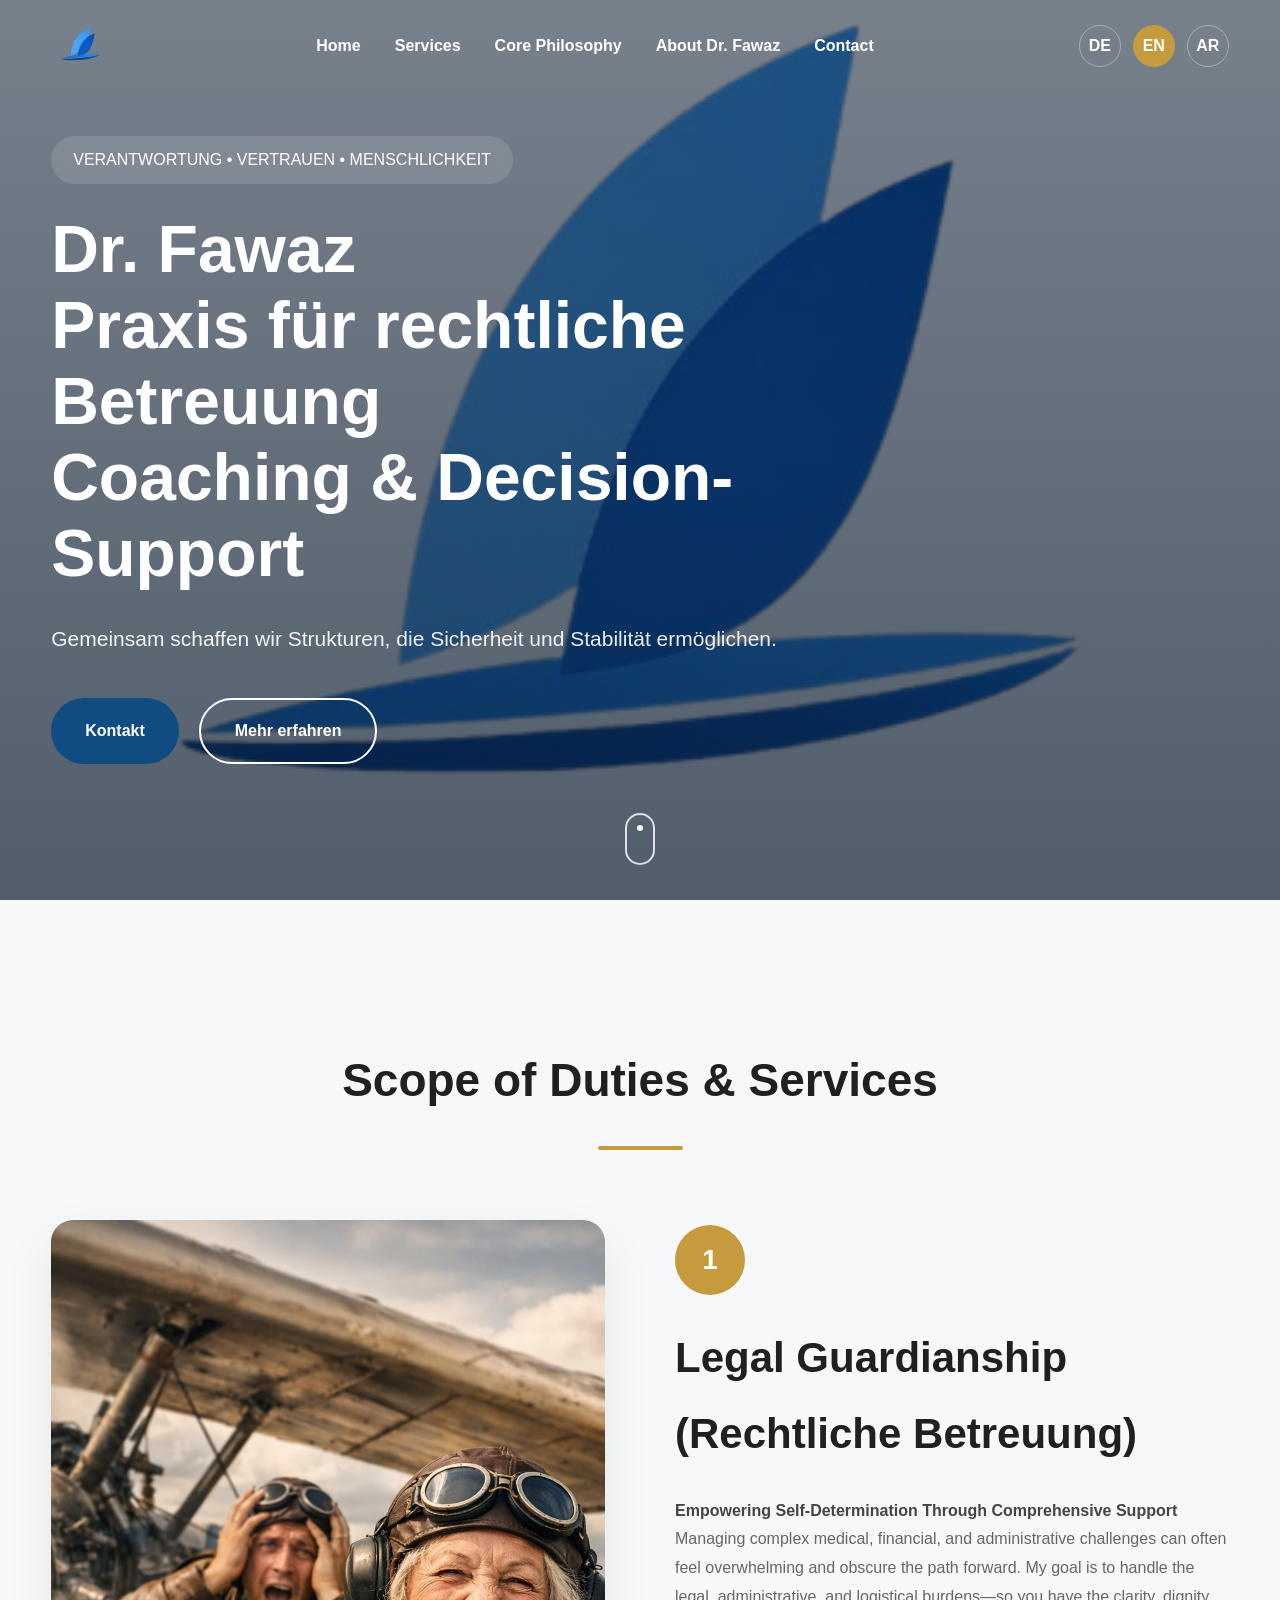
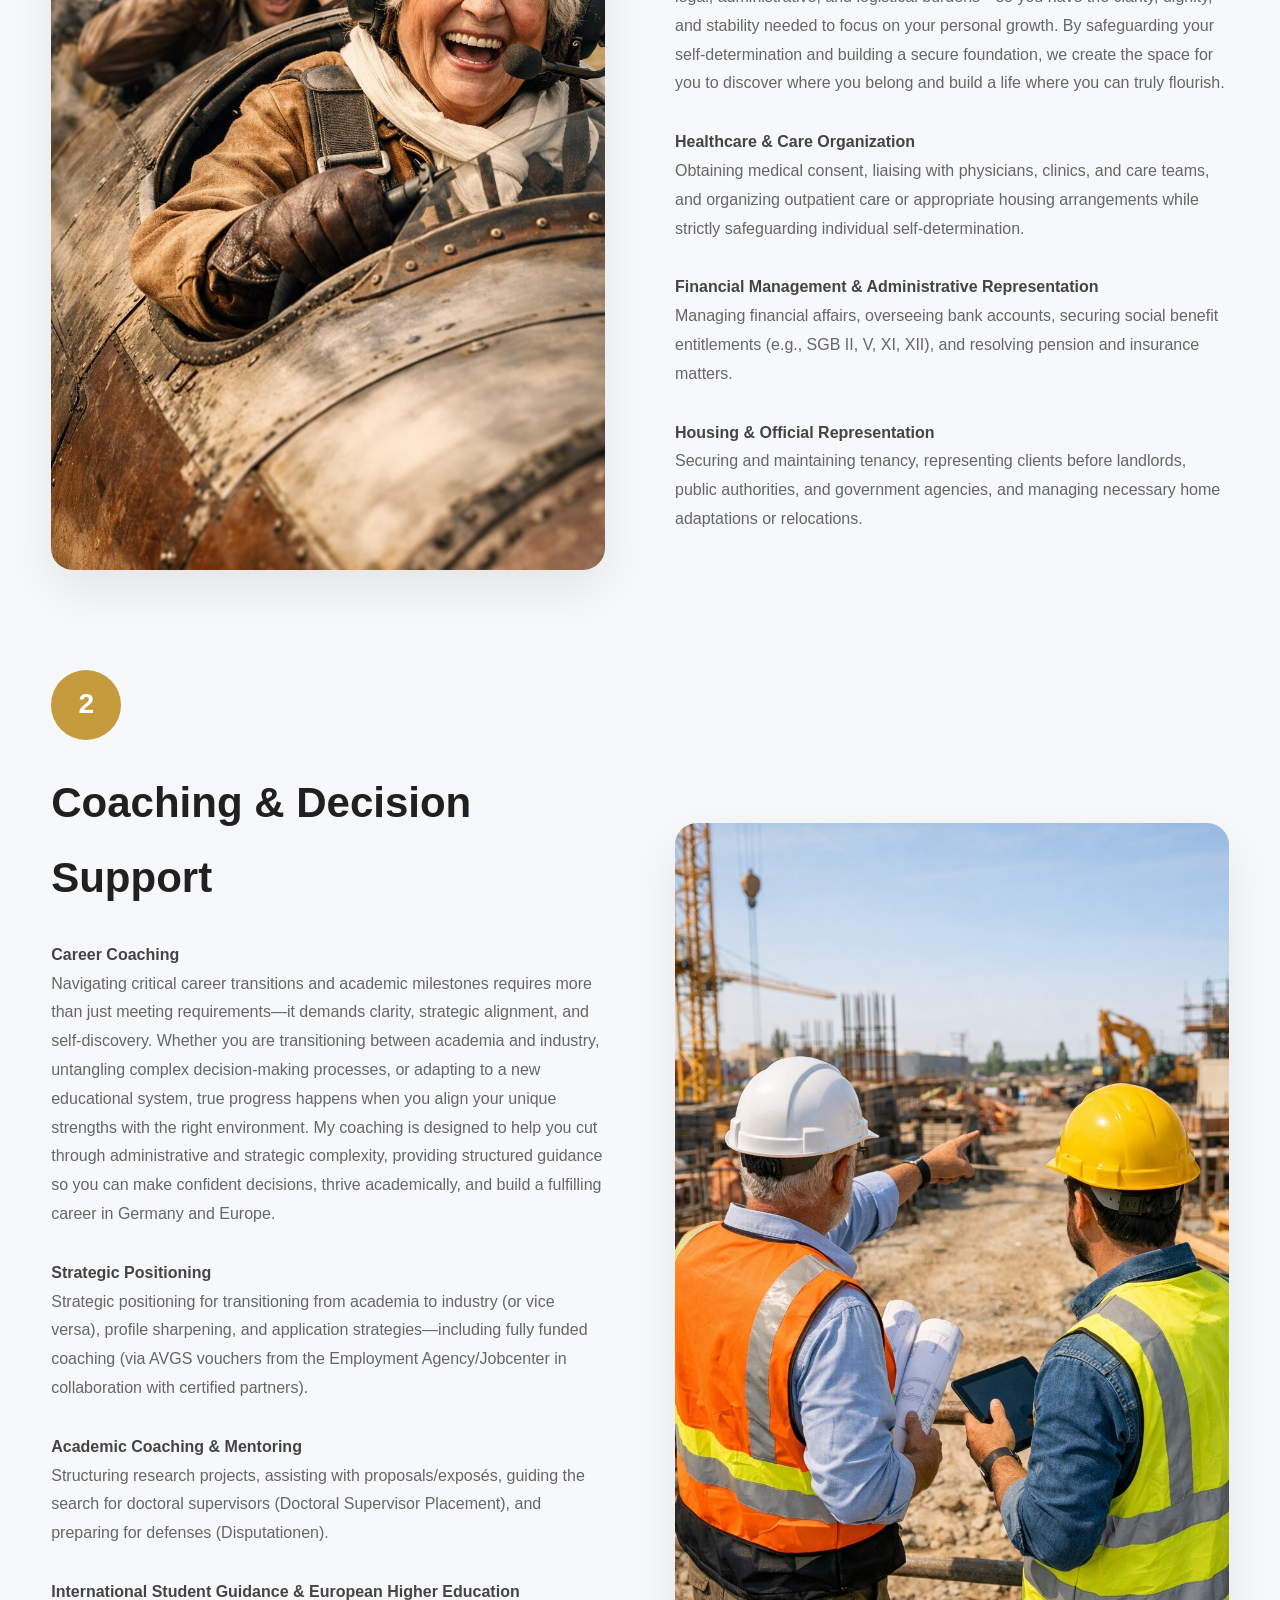
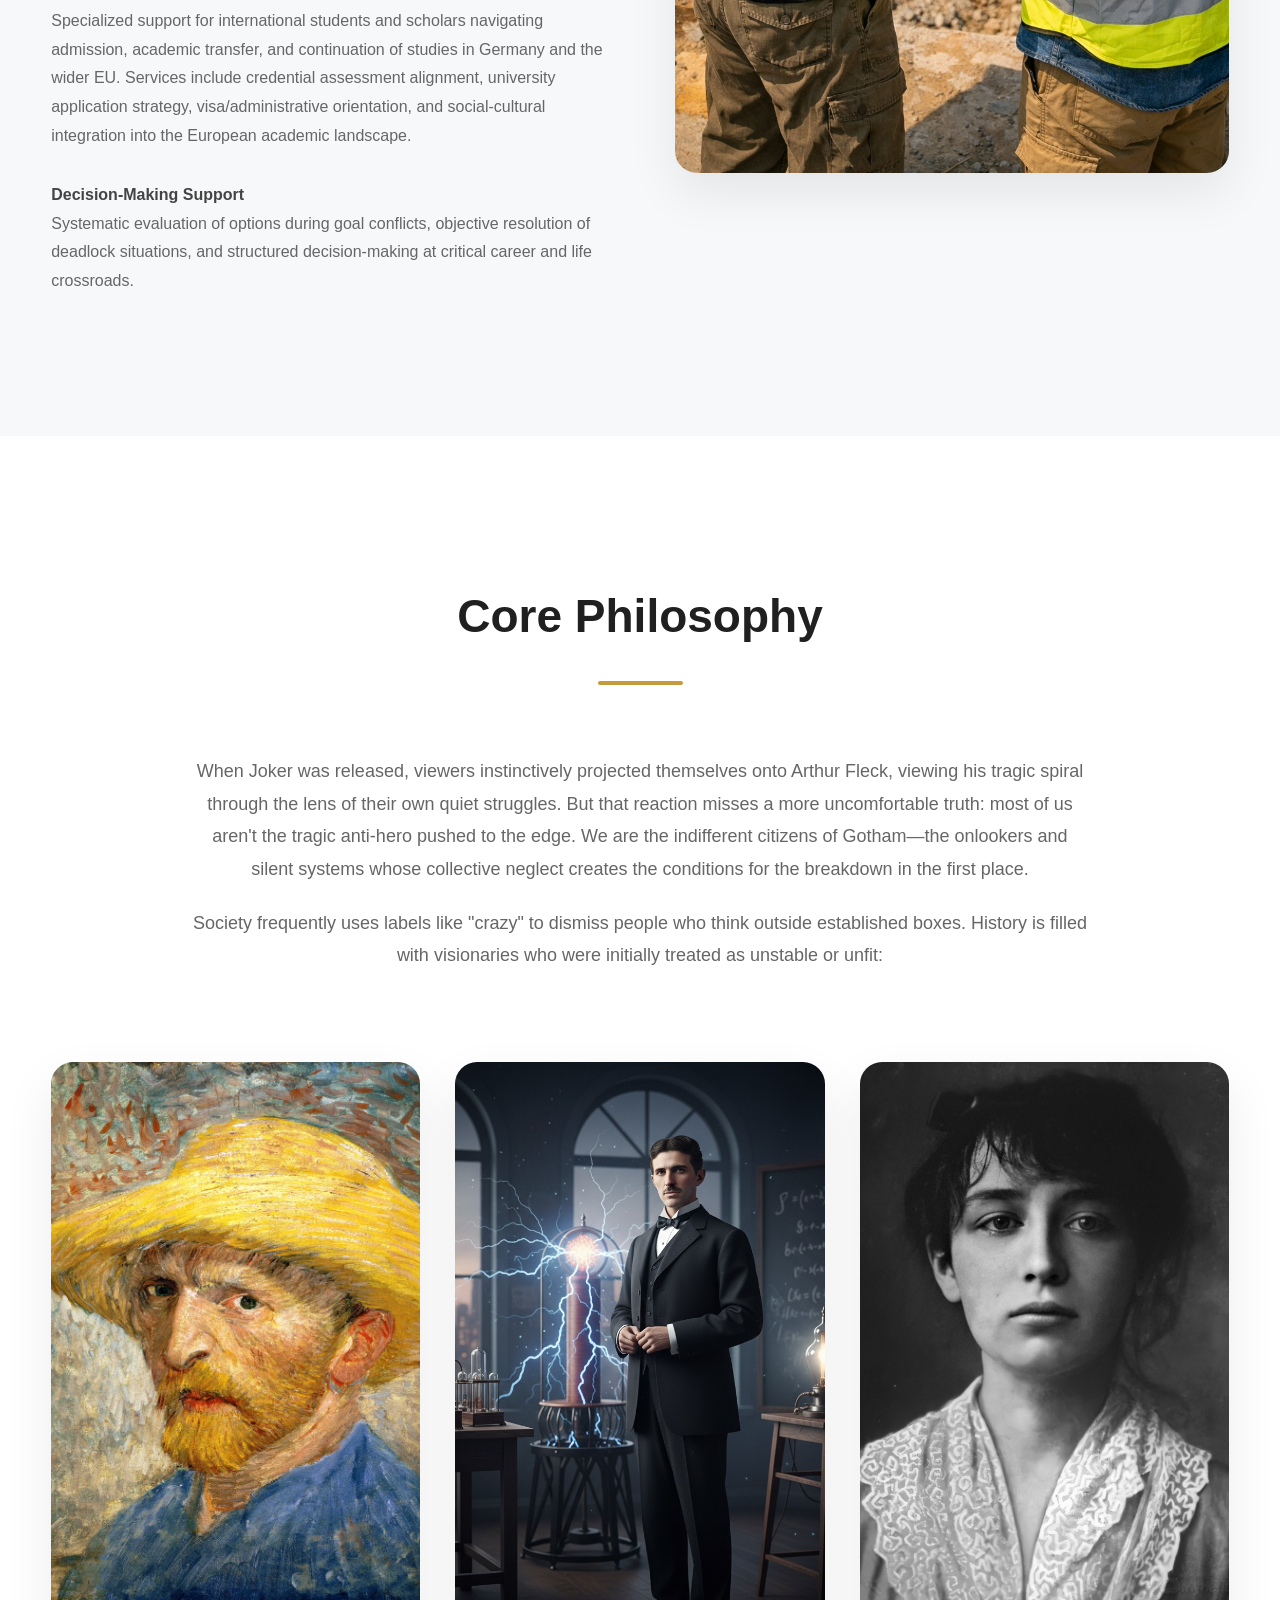
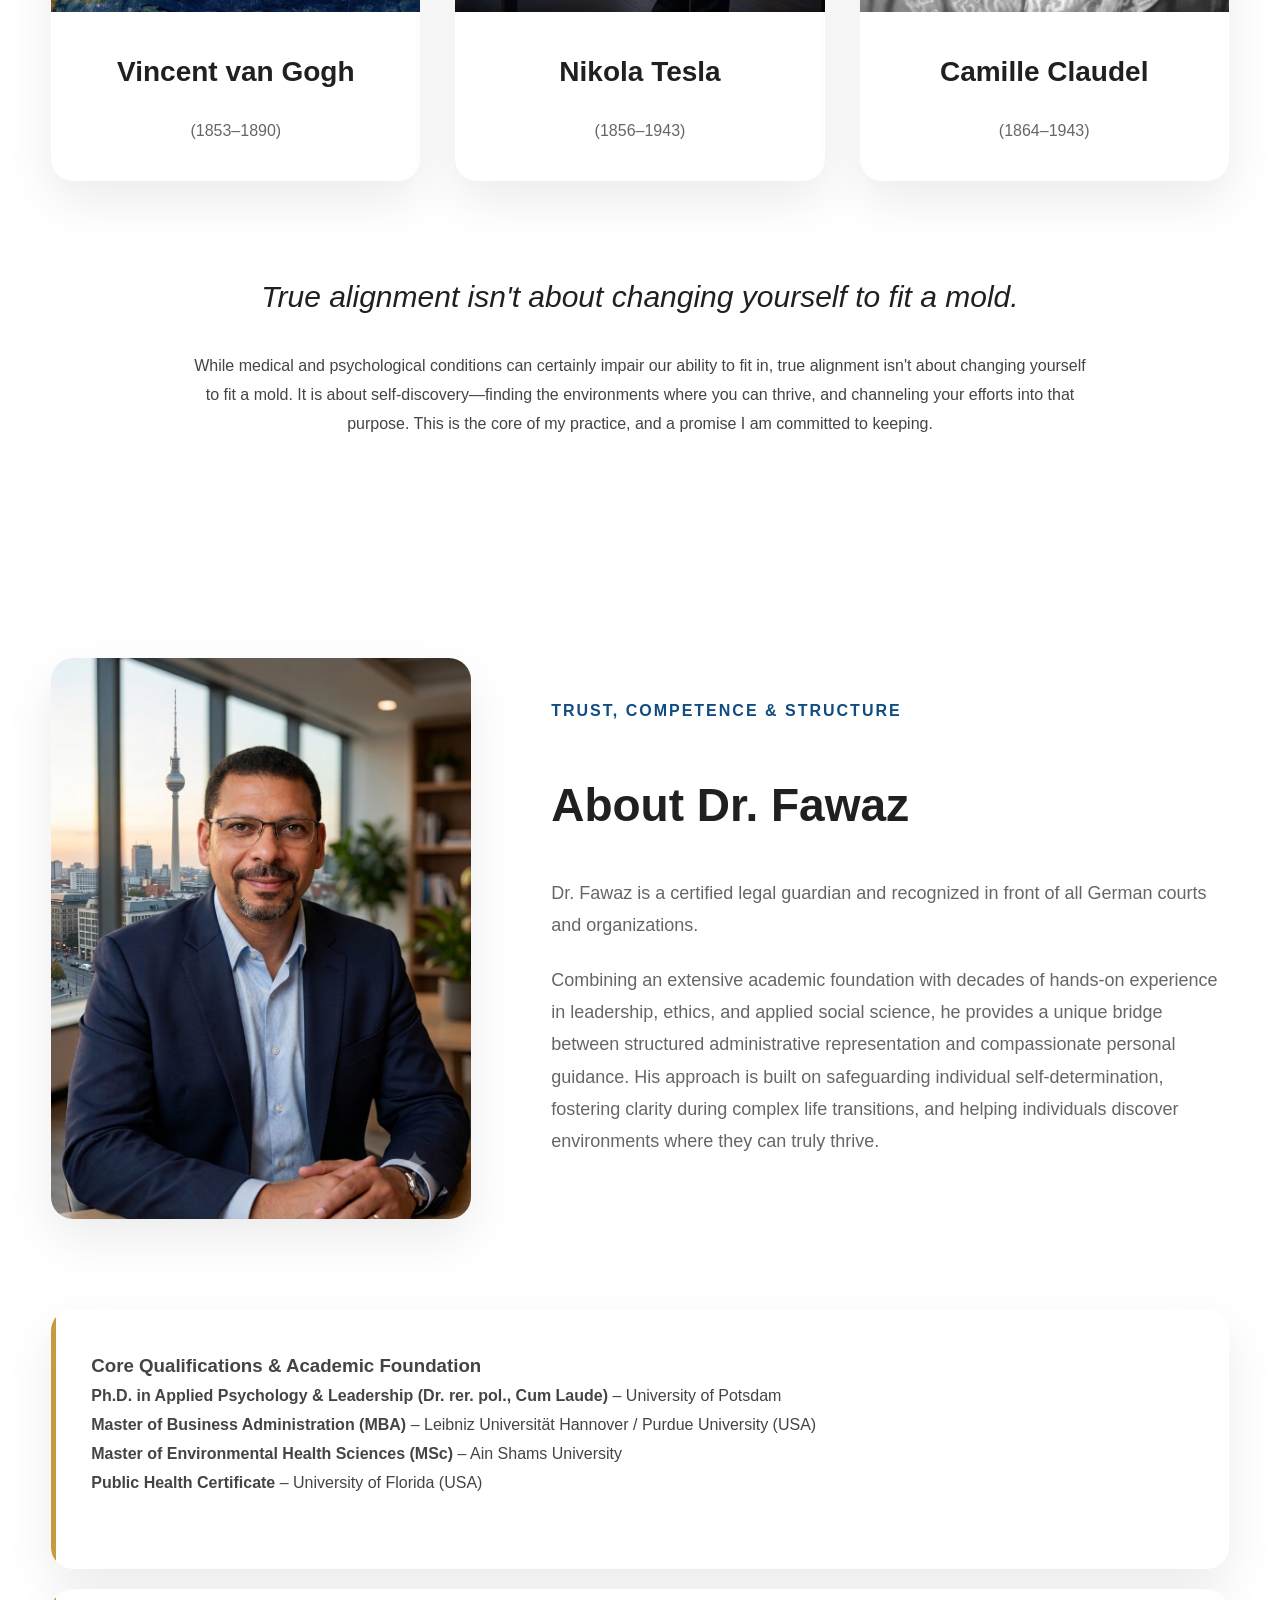
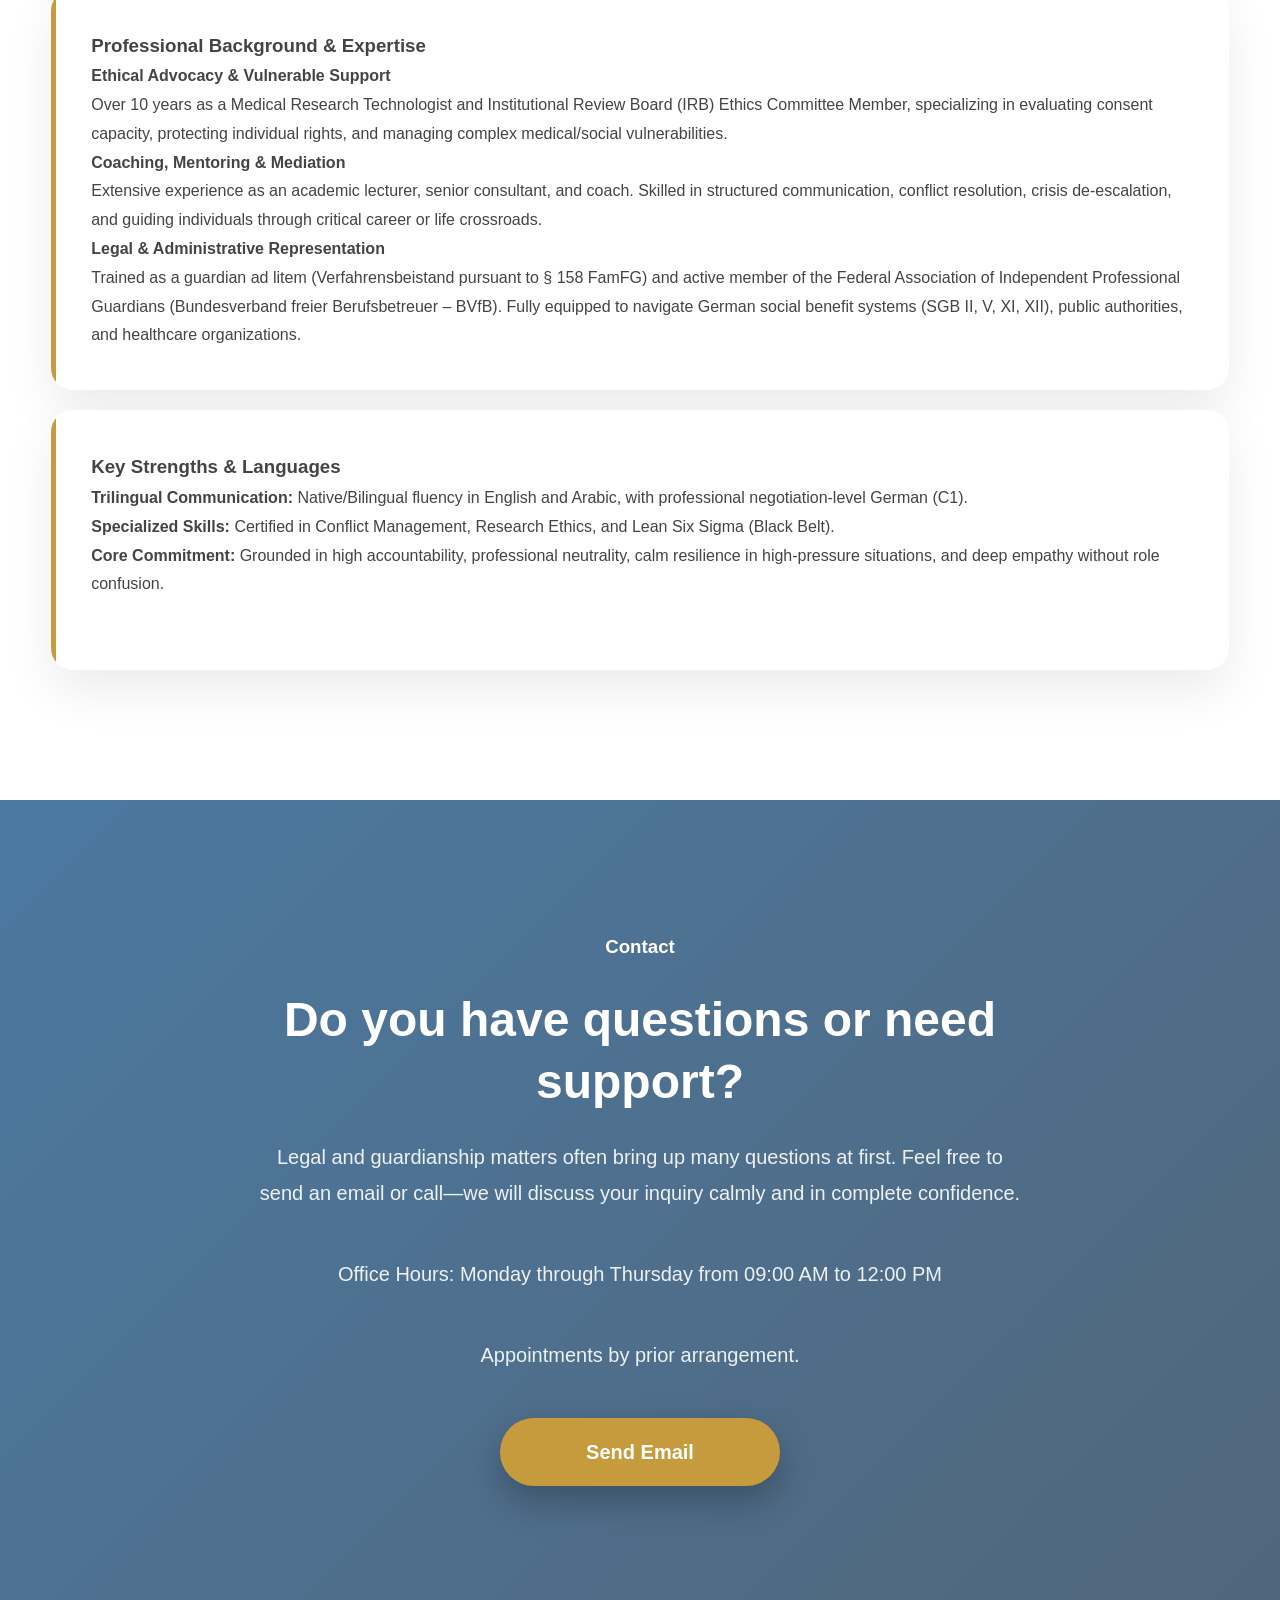
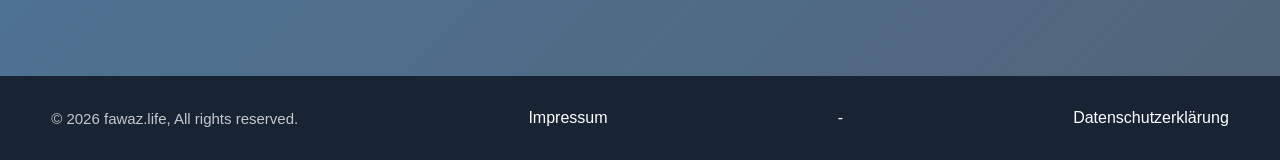
<file: en/index.html>
<!DOCTYPE html>
<html lang="en" dir="ltr">

<head>

    <meta charset="UTF-8">
    <meta name="viewport" content="width=device-width, initial-scale=1.0">

    <title>Dr. Emadeldin Fawaz</title>

    <link rel="stylesheet" href="../assets/css/style.css">

</head>

<body>

<header id="header">

    <div class="container">

        <a href="#" class="logo">

            <img src="../assets/images/logo.png" alt="Logo">

        </a>

        <nav id="mainNav">

            <ul>

                <li><a href="#hero">Home</a></li>

                <li><a href="#services">Services</a></li>

                <li><a href="#philosophy">Core Philosophy</a></li>

                <li><a href="#about">About Dr. Fawaz</a></li>

                <li><a href="#contact">Contact</a></li>

            </ul>

        </nav>

        <div class="language-switcher">

            <a href="../index.html">DE</a>

            <a href="../en/index.html" class="active">EN</a>

            <a href="../ar/index.html">AR</a>

        </div>

        <button class="mobile-menu">

            ☰

        </button>

    </div>

</header>

<main>

<!-- ====================================== -->
<!-- Hero -->
<!-- ====================================== -->

<section id="hero">

    <div class="hero-slider">

        <div class="slide active">

            <img src="../assets/images/logo.png" alt="">

        </div>

        <div class="slide">

            <img src="../assets/images/2.jpg" alt="">

        </div>

        <div class="slide">

            <img src="../assets/images/3.jpg" alt="">

        </div>

    </div>

    <div class="overlay"></div>

    <div class="container">

        <div class="hero-content">

            <div class="hero-tag" id="heroTag"></div>

            <h1 id="heroTitle"></h1>

            <p id="heroText"></p>

            <div class="hero-buttons">

                <a href="#contact" class="btn btn-primary" id="heroBtn1"></a>

                <a href="#about" class="btn btn-outline" id="heroBtn2"></a>

            </div>

        </div>

    </div>

    <div class="scroll-indicator">

        <span></span>

    </div>

</section>

<!-- ====================================== -->
<!-- Services -->
<!-- ====================================== -->

<section id="services" class="services">

    <div class="container">

        <div class="section-header">

            <span class="section-subtitle"></span>

            <h2>Scope of Duties & Services</h2>

            <div class="section-divider"></div>

        </div>

        <div class="service-block">

            <div class="service-image">

                <img src="../assets/images/c1.jpeg" alt="">

            </div>

            <div class="service-content">

                <span class="service-number">1</span>

                <h3>Legal Guardianship (Rechtliche Betreuung)</h3>

                <h4>
                Empowering Self-Determination Through Comprehensive Support
                </h4>

                <p>
                Managing complex medical, financial, and administrative challenges can often feel overwhelming and obscure the path forward. My goal is to handle the legal, administrative, and logistical burdens—so you have the clarity, dignity, and stability needed to focus on your personal growth. By safeguarding your self-determination and building a secure foundation, we create the space for you to discover where you belong and build a life where you can truly flourish.
                </p>

                <h4>
                Healthcare & Care Organization
                </h4>
                <p>
                Obtaining medical consent, liaising with physicians, clinics, and care teams, and organizing outpatient care or appropriate housing arrangements while strictly safeguarding individual self-determination.
                </p>

                <h4>
                Financial Management & Administrative Representation
                </h4>
                <p>
                Managing financial affairs, overseeing bank accounts, securing social benefit entitlements (e.g., SGB II, V, XI, XII), and resolving pension and insurance matters.
                </p>

                <h4>
                Housing & Official Representation
                </h4>
                <p>
                Securing and maintaining tenancy, representing clients before landlords, public authorities, and government agencies, and managing necessary home adaptations or relocations.
                </p>

                <div class="service-list"></div>

            </div>

        </div>

        <div class="service-block reverse">

            <div class="service-image">

                <img src="../assets/images/cc.jpeg" alt="">

            </div>

            <div class="service-content">

                <span class="service-number">2</span>

                <h3>Coaching & Decision Support</h3>

                <h4>
                Career Coaching
                </h4>

                <p>
                Navigating critical career transitions and academic milestones requires more than just meeting requirements—it demands clarity, strategic alignment, and self-discovery. Whether you are transitioning between academia and industry, untangling complex decision-making processes, or adapting to a new educational system, true progress happens when you align your unique strengths with the right environment.
                My coaching is designed to help you cut through administrative and strategic complexity, providing structured guidance so you can make confident decisions, thrive academically, and build a fulfilling career in Germany and Europe.
                </p>

                <h4>
                Strategic Positioning
                </h4>
                <p>
                Strategic positioning for transitioning from academia to industry (or vice versa), profile sharpening, and application strategies—including fully funded coaching (via AVGS vouchers from the Employment Agency/Jobcenter in collaboration with certified partners).
                </p>

                <h4>
                Academic Coaching & Mentoring
                </h4>
                <p>
                Structuring research projects, assisting with proposals/exposés, guiding the search for doctoral supervisors (Doctoral Supervisor Placement), and preparing for defenses (Disputationen).
                </p>

                <h4>
                International Student Guidance & European Higher Education
                </h4>
                <p>
                Specialized support for international students and scholars navigating admission, academic transfer, and continuation of studies in Germany and the wider EU. Services include credential assessment alignment, university application strategy, visa/administrative orientation, and social-cultural integration into the European academic landscape.
                </p>

                <h4>
                Decision-Making Support
                </h4>
                <p>
                Systematic evaluation of options during goal conflicts, objective resolution of deadlock situations, and structured decision-making at critical career and life crossroads.
                </p>

                <div class="service-list"></div>

            </div>

        </div>

    </div>

</section>

<!-- ====================================== -->
<!-- Philosophy -->
<!-- ====================================== -->

<section id="philosophy" class="philosophy">

    <div class="container">

        <div class="section-header">

            <span class="section-subtitle"></span>

            <h2>Core Philosophy</h2>

            <div class="section-divider"></div>

        </div>

        <div class="philosophy-intro">

            <p>
            When Joker was released, viewers instinctively projected themselves onto Arthur Fleck, viewing his tragic spiral through the lens of their own quiet struggles. But that reaction misses a more uncomfortable truth: most of us aren't the tragic anti-hero pushed to the edge. We are the indifferent citizens of Gotham—the onlookers and silent systems whose collective neglect creates the conditions for the breakdown in the first place.
            </p>

            <p>
            Society frequently uses labels like "crazy" to dismiss people who think outside established boxes. History is filled with visionaries who were initially treated as unstable or unfit:
            </p>

        </div>

        <div class="visionaries-grid">

            <article class="visionary-card">

                <div class="visionary-image">

                    <img src="../assets/images/van-Gogh.jpg" alt="van-Gogh">

                    <div class="visionary-overlay">

                        <span>Plagued by severe depression, anxiety, and psychotic episodes, Van Gogh was viewed by his community as a dangerous madman. Local residents in Arles even signed a petition to have him forcibly removed from his home.</span>

                    </div>

                </div>

                <div class="visionary-content">

                    <h3>Vincent van Gogh</h3>

                    <p>(1853–1890)</p>

                </div>

            </article>

            <article class="visionary-card">

                <div class="visionary-image">

                    <img src="../assets/images/tesla.jpg" alt="Nikola Tesla">

                    <div class="visionary-overlay">

                        <span>
                        While celebrated earlier in life, Tesla’s severe Obsessive-Compulsive Disorder (OCD), hypersensitivities, and increasingly ambitious visions (like wireless power transmission) led the public and investors to dismiss him in his later years as a "mad scientist." Ostracized by major financial backers, he spent his final years living in relative isolation and poverty in New York hotel rooms.
                        </span>

                    </div>

                </div>

                <div class="visionary-content">

                    <h3>Nikola Tesla</h3>

                    <p>(1856–1943)</p>

                </div>

            </article>

            <article class="visionary-card">

                <div class="visionary-image">

                    <img src="../assets/images/Camille_nette.jpg" alt="Camille Claudel">

                    <div class="visionary-overlay">

                        <span>A brilliant French sculptor whose talent rivaled (and often contributed to) Auguste Rodin. Her intense demeanor, refusal to conform to 19th-century gender expectations, and later paranoia led her family to view her as completely insane. She was involuntarily committed to a psychiatric asylum by her family in 1913, where she remained isolated for 30 years until her death, despite doctors suggesting she could be released.</span>

                    </div>

                </div>

                <div class="visionary-content">

                    <h3>Camille Claudel</h3>

                    <p>(1864–1943)</p>

                </div>

            </article>

        </div>

        <div class="philosophy-conclusion">

            <blockquote>True alignment isn't about changing yourself to fit a mold.</blockquote>

            <p>While medical and psychological conditions can certainly impair our ability to fit in, true alignment isn't about changing yourself to fit a mold. It is about self-discovery—finding the environments where you can thrive, and channeling your efforts into that purpose. This is the core of my practice, and a promise I am committed to keeping.</p>

        </div>

    </div>

</section>

<!-- ====================================== -->
<!-- About -->
<!-- ====================================== -->

<section id="about" class="about">

    <div class="container">

        <div class="about-grid">

            <div class="about-image">

                <img src="../assets/images/about.png" alt="Dr. Emadeldin Fawaz">

            </div>

            <div class="about-content">

                <span class="section-subtitle">Trust, Competence & Structure</span>

                <h2>About Dr. Fawaz</h2>

                <p>Dr. Fawaz is a certified legal guardian and recognized in front of all German courts and organizations.</p>

                <p>Combining an extensive academic foundation with decades of hands-on experience in leadership, ethics, and applied social science, he provides a unique bridge between structured administrative representation and compassionate personal guidance. His approach is built on safeguarding individual self-determination, fostering clarity during complex life transitions, and helping individuals discover environments where they can truly thrive.</p>

            </div>

        </div>

        <div class="about-details">

            <div class="info-card">
                <h3>Core Qualifications & Academic Foundation</h3>
                <ul>
                    <li><b>Ph.D. in Applied Psychology & Leadership (Dr. rer. pol., Cum Laude)</b> – University of Potsdam</li>
                    <li><b>Master of Business Administration (MBA)</b> – Leibniz Universität Hannover / Purdue University (USA)</li>
                    <li><b>Master of Environmental Health Sciences (MSc)</b> – Ain Shams University</li>
                    <li><b>Public Health Certificate</b> – University of Florida (USA)</li>
                </ul>
            </div>

            <div class="info-card">
                <h3>Professional Background & Expertise</h3>

                <h4>Ethical Advocacy & Vulnerable Support</h4>
                <p>Over 10 years as a Medical Research Technologist and Institutional Review Board (IRB) Ethics Committee Member, specializing in evaluating consent capacity, protecting individual rights, and managing complex medical/social vulnerabilities.</p>

                <h4>Coaching, Mentoring & Mediation</h4>
                <p>Extensive experience as an academic lecturer, senior consultant, and coach. Skilled in structured communication, conflict resolution, crisis de-escalation, and guiding individuals through critical career or life crossroads.</p>

                <h4>Legal & Administrative Representation</h4>
                <p>Trained as a guardian ad litem (Verfahrensbeistand pursuant to § 158 FamFG) and active member of the Federal Association of Independent Professional Guardians (Bundesverband freier Berufsbetreuer – BVfB). Fully equipped to navigate German social benefit systems (SGB II, V, XI, XII), public authorities, and healthcare organizations.</p>
            </div>

            <div class="info-card">
                <h3>Key Strengths & Languages</h3>
                <ul>
                    <li><b>Trilingual Communication:</b> Native/Bilingual fluency in English and Arabic, with professional negotiation-level German (C1).</li>
                    <li><b>Specialized Skills:</b> Certified in Conflict Management, Research Ethics, and Lean Six Sigma (Black Belt).</li>
                    <li><b>Core Commitment:</b> Grounded in high accountability, professional neutrality, calm resilience in high-pressure situations, and deep empathy without role confusion.</li>
                </ul>
            </div>

        </div>

    </div>

</section>

<!-- ====================================== -->
<!-- Contact -->
<!-- ====================================== -->

<section class="contact">

    <div class="container">

        <div class="contact-cta">

            <h3 id="contact">

                Contact

            </h3>

            <h2>

                <strong>Do you have questions or need support?</strong>

            </h2>

            <p>
                Legal and guardianship matters often bring up many questions at first. Feel free to send an email or call—we will discuss your inquiry calmly and in complete confidence.
            </p>
            <p>Office Hours: Monday through Thursday from 09:00 AM to 12:00 PM</p>
            <p>Appointments by prior arrangement.</p>

            <a href="mailto:betreuer@fawaz.life" class="contact-button">

                Send Email

            </a>

        </div>

    </div>

</section>

<footer>

    <div class="container">

        <div class="footer-bottom">

            <p>

                © 2026 fawaz.life, All rights reserved.

            </p>

            <a href="../impressum.html">Impressum</a> - <a href="../datenschutzerklärung.html">Datenschutzerklärung</a>

        </div>

    </div>

</footer>

<div id="scrollTop">

    ↑

</div>

<script src="../assets/js/main.js"></script>

</main>

</body>

</html>
</file>
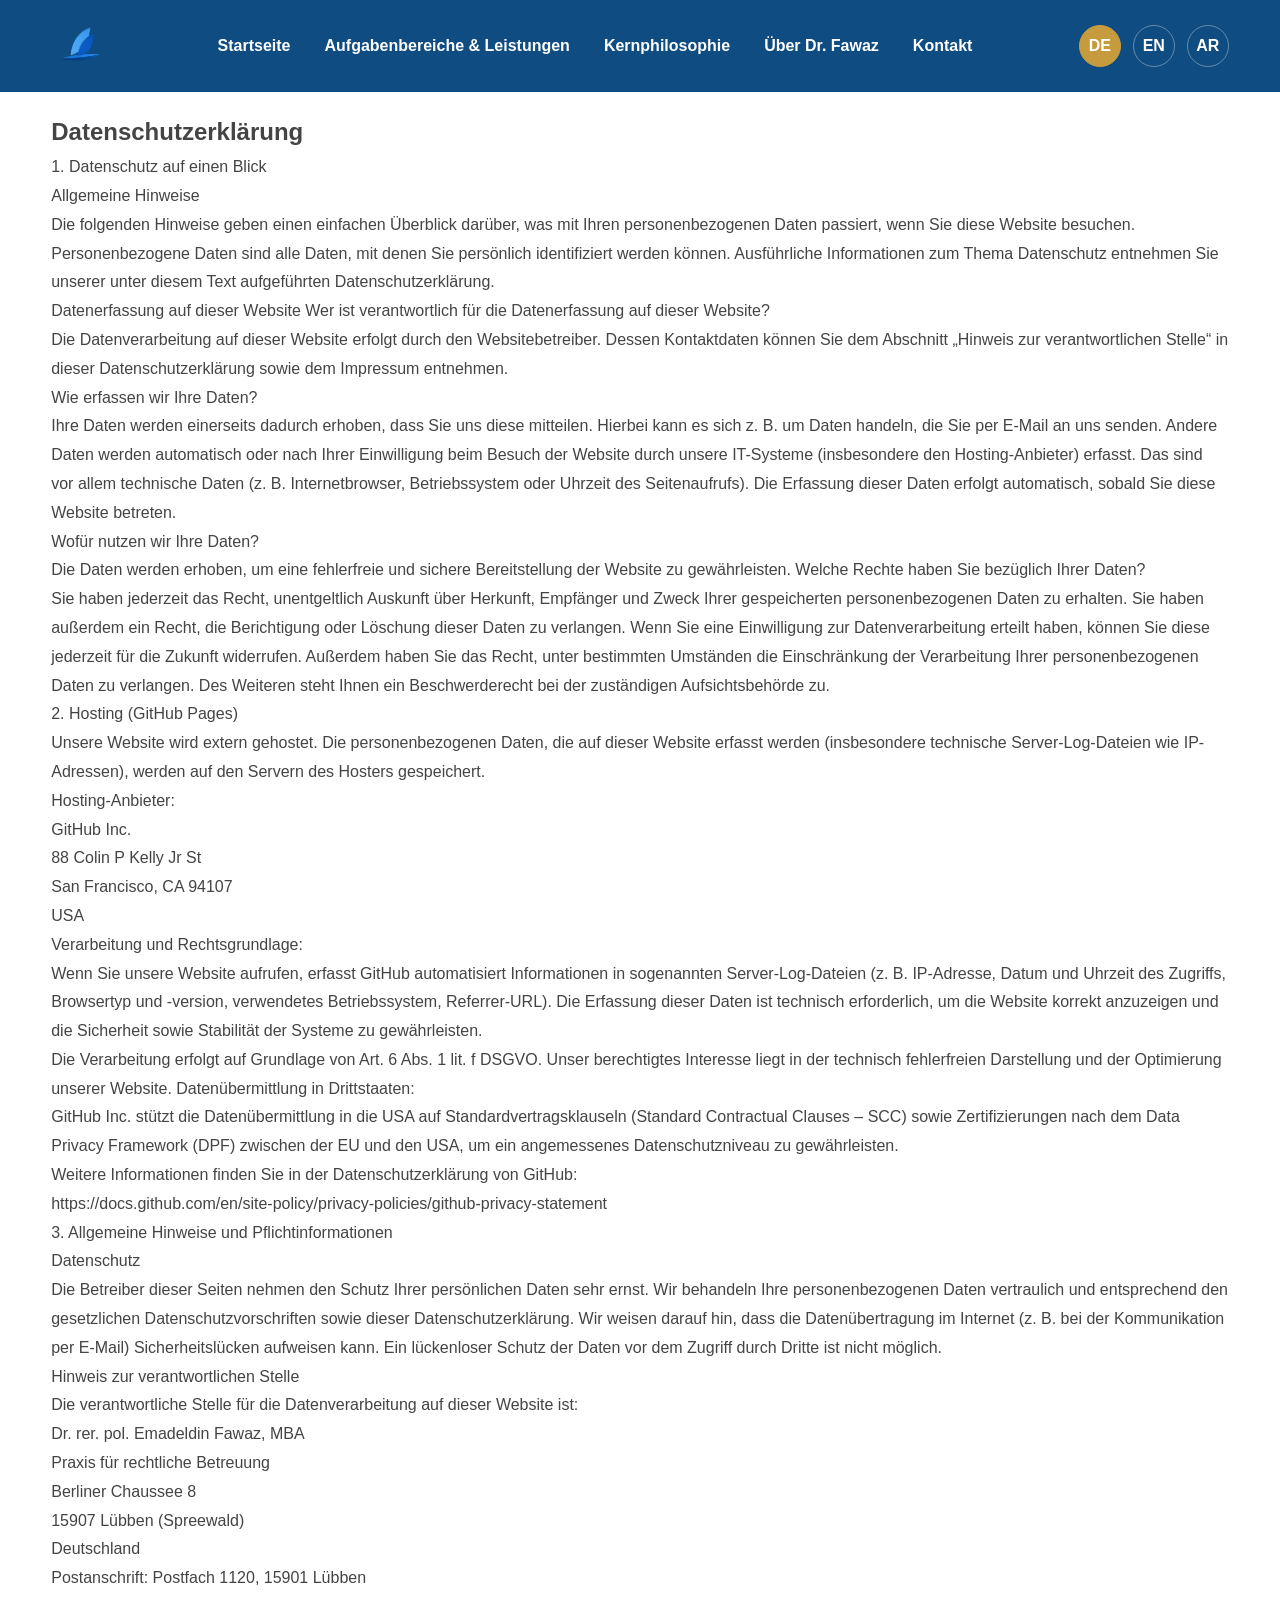
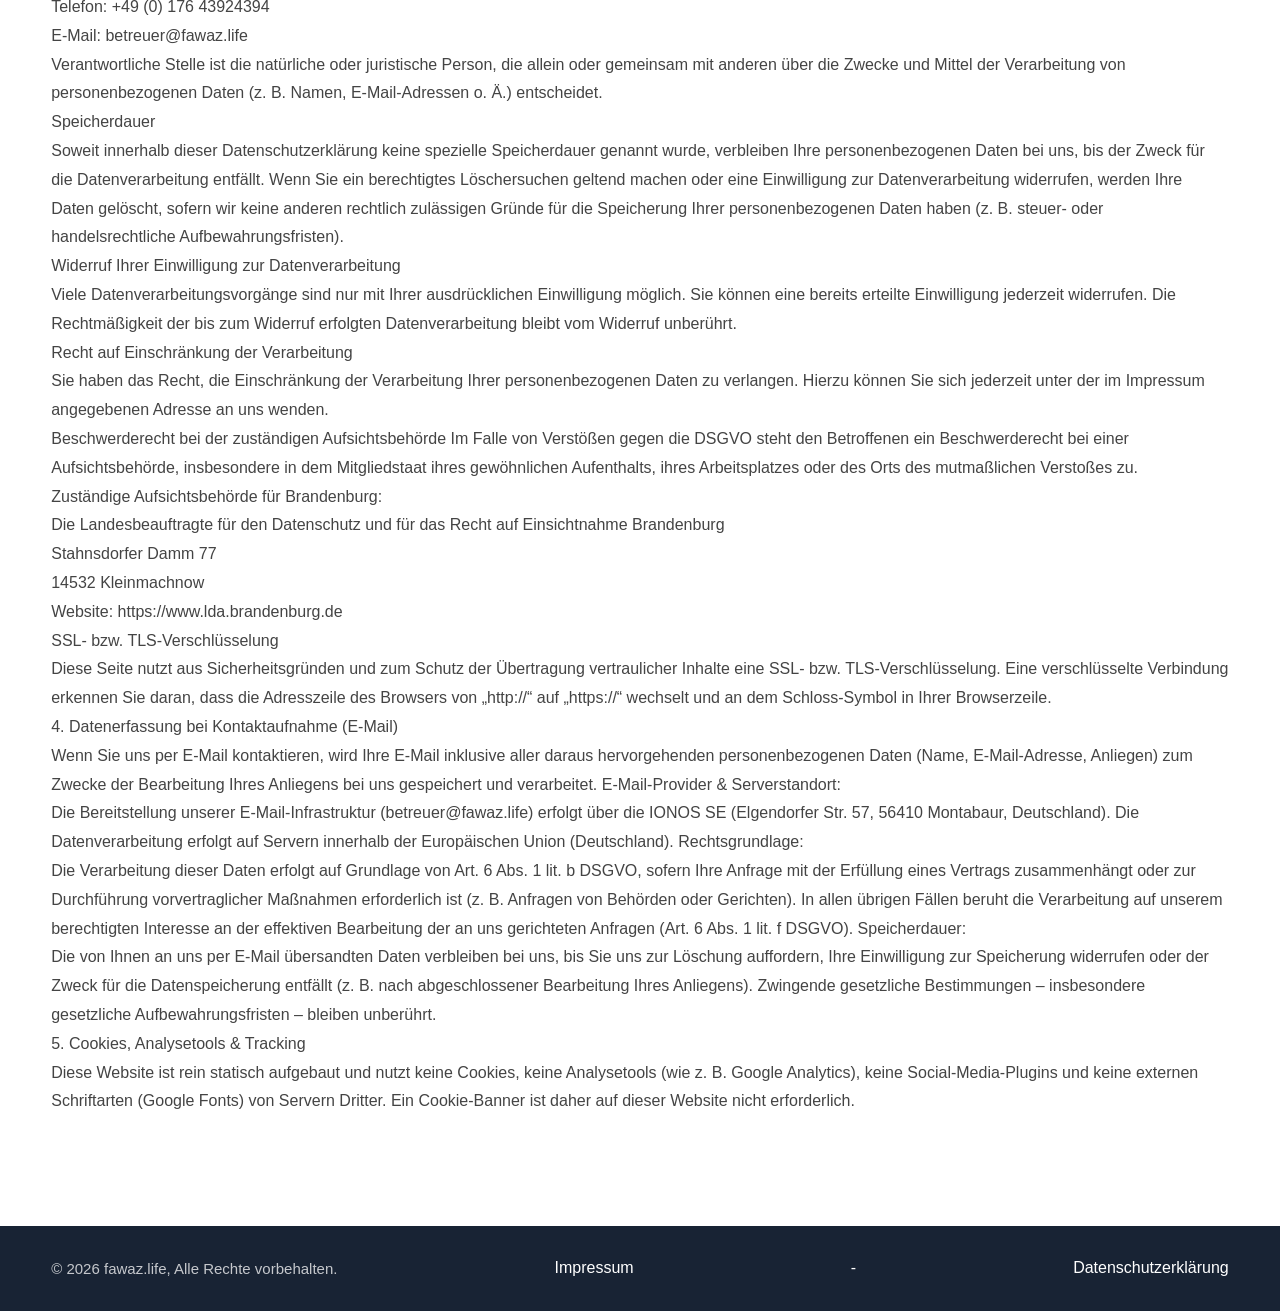
<file: datenschutzerklärung.html>
<!DOCTYPE html>
<html lang="de">

<head>

    <meta charset="UTF-8">
    <meta name="viewport" content="width=device-width, initial-scale=1.0">

    <title>Dr. Emadeldin Fawaz</title>

    <link rel="stylesheet" href="/assets/css/style.css">

</head>

<body>

<header id="header" style="background-color: #0F4C81;">

    <div class="container" >

        <a href="#" class="logo">

            <img src="/assets/images/logo.png" alt="Logo">

        </a>

        <nav id="mainNav">

            <ul>

                <li><a href="index.html#hero">Startseite</a></li>

                  <li><a href="index.html#services">Aufgabenbereiche & Leistungen</a></li>


                <li><a href="index.html#philosophy">Kernphilosophie</a></li>

              
                <li><a href="index.html#about">Über Dr. Fawaz</a></li>

                <li><a href="index.html#contact">Kontakt</a></li>

            </ul>

        </nav>

        <div class="language-switcher">

            <a href="/de/index.html" class="active">DE</a>

            <a href="/en/index.html">EN</a>

            <a href="/ar/index.html">AR</a>

        </div>

        <button class="mobile-menu">

            ☰

        </button>

    </div>

</header>

<main>



<section class="about">

    <div class="container">
<h1>Datenschutzerklärung</h1>




1. Datenschutz auf einen Blick <br>
Allgemeine Hinweise <br>
Die folgenden Hinweise geben einen einfachen Überblick darüber, was mit Ihren personenbezogenen Daten passiert, wenn Sie diese Website besuchen. Personenbezogene Daten sind alle Daten, mit denen Sie persönlich identifiziert werden können. Ausführliche Informationen zum Thema Datenschutz entnehmen Sie unserer unter diesem Text aufgeführten Datenschutzerklärung. <br>
Datenerfassung auf dieser Website
Wer ist verantwortlich für die Datenerfassung auf dieser Website? <br>
Die Datenverarbeitung auf dieser Website erfolgt durch den Websitebetreiber. Dessen Kontaktdaten können Sie dem Abschnitt „Hinweis zur verantwortlichen Stelle“ in dieser Datenschutzerklärung sowie dem Impressum entnehmen. <br>
Wie erfassen wir Ihre Daten?<br>
Ihre Daten werden einerseits dadurch erhoben, dass Sie uns diese mitteilen. Hierbei kann es sich z. B. um Daten handeln, die Sie per E-Mail an uns senden. Andere Daten werden automatisch oder nach Ihrer Einwilligung beim Besuch der Website durch unsere IT-Systeme (insbesondere den Hosting-Anbieter) erfasst. Das sind vor allem technische Daten (z. B. Internetbrowser, Betriebssystem oder Uhrzeit des Seitenaufrufs). Die Erfassung dieser Daten erfolgt automatisch, sobald Sie diese Website betreten.<br>
Wofür nutzen wir Ihre Daten?<br>
Die Daten werden erhoben, um eine fehlerfreie und sichere Bereitstellung der Website zu gewährleisten.
Welche Rechte haben Sie bezüglich Ihrer Daten?<br>
Sie haben jederzeit das Recht, unentgeltlich Auskunft über Herkunft, Empfänger und Zweck Ihrer gespeicherten personenbezogenen Daten zu erhalten. Sie haben außerdem ein Recht, die Berichtigung oder Löschung dieser Daten zu verlangen. Wenn Sie eine Einwilligung zur Datenverarbeitung erteilt haben, können Sie diese jederzeit für die Zukunft widerrufen. Außerdem haben Sie das Recht, unter bestimmten Umständen die Einschränkung der Verarbeitung Ihrer personenbezogenen Daten zu verlangen. Des Weiteren steht Ihnen ein Beschwerderecht bei der zuständigen Aufsichtsbehörde zu.<br>
2. Hosting (GitHub Pages)<br>
Unsere Website wird extern gehostet. Die personenbezogenen Daten, die auf dieser Website erfasst werden (insbesondere technische Server-Log-Dateien wie IP-Adressen), werden auf den Servern des Hosters gespeichert.<br>
Hosting-Anbieter:<br>
GitHub Inc.<br>
88 Colin P Kelly Jr St<br>
San Francisco, CA 94107<br>
USA<br>
Verarbeitung und Rechtsgrundlage:<br>
Wenn Sie unsere Website aufrufen, erfasst GitHub automatisiert Informationen in sogenannten Server-Log-Dateien (z. B. IP-Adresse, Datum und Uhrzeit des Zugriffs, Browsertyp und -version, verwendetes Betriebssystem, Referrer-URL). Die Erfassung dieser Daten ist technisch erforderlich, um die Website korrekt anzuzeigen und die Sicherheit sowie Stabilität der Systeme zu gewährleisten.<br>
Die Verarbeitung erfolgt auf Grundlage von Art. 6 Abs. 1 lit. f DSGVO. Unser berechtigtes Interesse liegt in der technisch fehlerfreien Darstellung und der Optimierung unserer Website.
Datenübermittlung in Drittstaaten:<br>
GitHub Inc. stützt die Datenübermittlung in die USA auf Standardvertragsklauseln (Standard Contractual Clauses – SCC) sowie Zertifizierungen nach dem Data Privacy Framework (DPF) zwischen der EU und den USA, um ein angemessenes Datenschutzniveau zu gewährleisten.<br>
Weitere Informationen finden Sie in der Datenschutzerklärung von GitHub:<br>
https://docs.github.com/en/site-policy/privacy-policies/github-privacy-statement<br>
3. Allgemeine Hinweise und Pflichtinformationen<br>
Datenschutz<br>
Die Betreiber dieser Seiten nehmen den Schutz Ihrer persönlichen Daten sehr ernst. Wir behandeln Ihre personenbezogenen Daten vertraulich und entsprechend den gesetzlichen Datenschutzvorschriften sowie dieser Datenschutzerklärung.
Wir weisen darauf hin, dass die Datenübertragung im Internet (z. B. bei der Kommunikation per E-Mail) Sicherheitslücken aufweisen kann. Ein lückenloser Schutz der Daten vor dem Zugriff durch Dritte ist nicht möglich.<br>
Hinweis zur verantwortlichen Stelle<br>
Die verantwortliche Stelle für die Datenverarbeitung auf dieser Website ist:<br>
Dr. rer. pol. Emadeldin Fawaz, MBA<br>
Praxis für rechtliche Betreuung<br>
Berliner Chaussee 8<br>
15907 Lübben (Spreewald)<br>
Deutschland<br>
Postanschrift: Postfach 1120, 15901 Lübben<br>
Telefon: +49 (0) 176 43924394<br>
E-Mail: betreuer@fawaz.life<br>
Verantwortliche Stelle ist die natürliche oder juristische Person, die allein oder gemeinsam mit anderen über die Zwecke und Mittel der Verarbeitung von personenbezogenen Daten (z. B. Namen, E-Mail-Adressen o. Ä.) entscheidet.<br>
Speicherdauer<br>
Soweit innerhalb dieser Datenschutzerklärung keine spezielle Speicherdauer genannt wurde, verbleiben Ihre personenbezogenen Daten bei uns, bis der Zweck für die Datenverarbeitung entfällt. Wenn Sie ein berechtigtes Löschersuchen geltend machen oder eine Einwilligung zur Datenverarbeitung widerrufen, werden Ihre Daten gelöscht, sofern wir keine anderen rechtlich zulässigen Gründe für die Speicherung Ihrer personenbezogenen Daten haben (z. B. steuer- oder handelsrechtliche Aufbewahrungsfristen).<br>
Widerruf Ihrer Einwilligung zur Datenverarbeitung<br>
Viele Datenverarbeitungsvorgänge sind nur mit Ihrer ausdrücklichen Einwilligung möglich. Sie können eine bereits erteilte Einwilligung jederzeit widerrufen. Die Rechtmäßigkeit der bis zum Widerruf erfolgten Datenverarbeitung bleibt vom Widerruf unberührt.<br>
Recht auf Einschränkung der Verarbeitung<br>
Sie haben das Recht, die Einschränkung der Verarbeitung Ihrer personenbezogenen Daten zu verlangen. Hierzu können Sie sich jederzeit unter der im Impressum angegebenen Adresse an uns wenden.<br>
Beschwerderecht bei der zuständigen Aufsichtsbehörde
Im Falle von Verstößen gegen die DSGVO steht den Betroffenen ein Beschwerderecht bei einer Aufsichtsbehörde, insbesondere in dem Mitgliedstaat ihres gewöhnlichen Aufenthalts, ihres Arbeitsplatzes oder des Orts des mutmaßlichen Verstoßes zu.<br>
Zuständige Aufsichtsbehörde für Brandenburg:<br>
Die Landesbeauftragte für den Datenschutz und für das Recht auf Einsichtnahme Brandenburg<br>
Stahnsdorfer Damm 77<br>
14532 Kleinmachnow<br>
Website: https://www.lda.brandenburg.de<br>
SSL- bzw. TLS-Verschlüsselung<br>
Diese Seite nutzt aus Sicherheitsgründen und zum Schutz der Übertragung vertraulicher Inhalte eine SSL- bzw. TLS-Verschlüsselung. Eine verschlüsselte Verbindung erkennen Sie daran, dass die Adresszeile des Browsers von „http://“ auf „https://“ wechselt und an dem Schloss-Symbol in Ihrer Browserzeile.<br>
4. Datenerfassung bei Kontaktaufnahme (E-Mail)<br>
Wenn Sie uns per E-Mail kontaktieren, wird Ihre E-Mail inklusive aller daraus hervorgehenden personenbezogenen Daten (Name, E-Mail-Adresse, Anliegen) zum Zwecke der Bearbeitung Ihres Anliegens bei uns gespeichert und verarbeitet.
E-Mail-Provider & Serverstandort:<br>
Die Bereitstellung unserer E-Mail-Infrastruktur (betreuer@fawaz.life) erfolgt über die IONOS SE (Elgendorfer Str. 57, 56410 Montabaur, Deutschland). Die Datenverarbeitung erfolgt auf Servern innerhalb der Europäischen Union (Deutschland).
Rechtsgrundlage:<br>
Die Verarbeitung dieser Daten erfolgt auf Grundlage von Art. 6 Abs. 1 lit. b DSGVO, sofern Ihre Anfrage mit der Erfüllung eines Vertrags zusammenhängt oder zur Durchführung vorvertraglicher Maßnahmen erforderlich ist (z. B. Anfragen von Behörden oder Gerichten). In allen übrigen Fällen beruht die Verarbeitung auf unserem berechtigten Interesse an der effektiven Bearbeitung der an uns gerichteten Anfragen (Art. 6 Abs. 1 lit. f DSGVO).
Speicherdauer:<br>
Die von Ihnen an uns per E-Mail übersandten Daten verbleiben bei uns, bis Sie uns zur Löschung auffordern, Ihre Einwilligung zur Speicherung widerrufen oder der Zweck für die Datenspeicherung entfällt (z. B. nach abgeschlossener Bearbeitung Ihres Anliegens). Zwingende gesetzliche Bestimmungen – insbesondere gesetzliche Aufbewahrungsfristen – bleiben unberührt.<br>
5. Cookies, Analysetools & Tracking<br>
Diese Website ist rein statisch aufgebaut und nutzt keine Cookies, keine Analysetools (wie z. B. Google Analytics), keine Social-Media-Plugins und keine externen Schriftarten (Google Fonts) von Servern Dritter. Ein Cookie-Banner ist daher auf dieser Website nicht erforderlich.<br>






    </div>

</section>
<!-- ====================================== -->
<!-- Contact -->
<!-- ====================================== -->


<footer>

    <div class="container">

        <div class="footer-bottom">

            <p>

                © 2026 fawaz.life, Alle Rechte vorbehalten.

            </p>

              <a href="impressum.html">Impressum</a> - <a href="datenschutzerklärung.html">Datenschutzerklärung</a>


        </div>

    </div>

</footer>

<div id="scrollTop">

    ↑

</div>

<script src="/assets/js/main.js"></script>

</main>

</body>

</html>
</file>
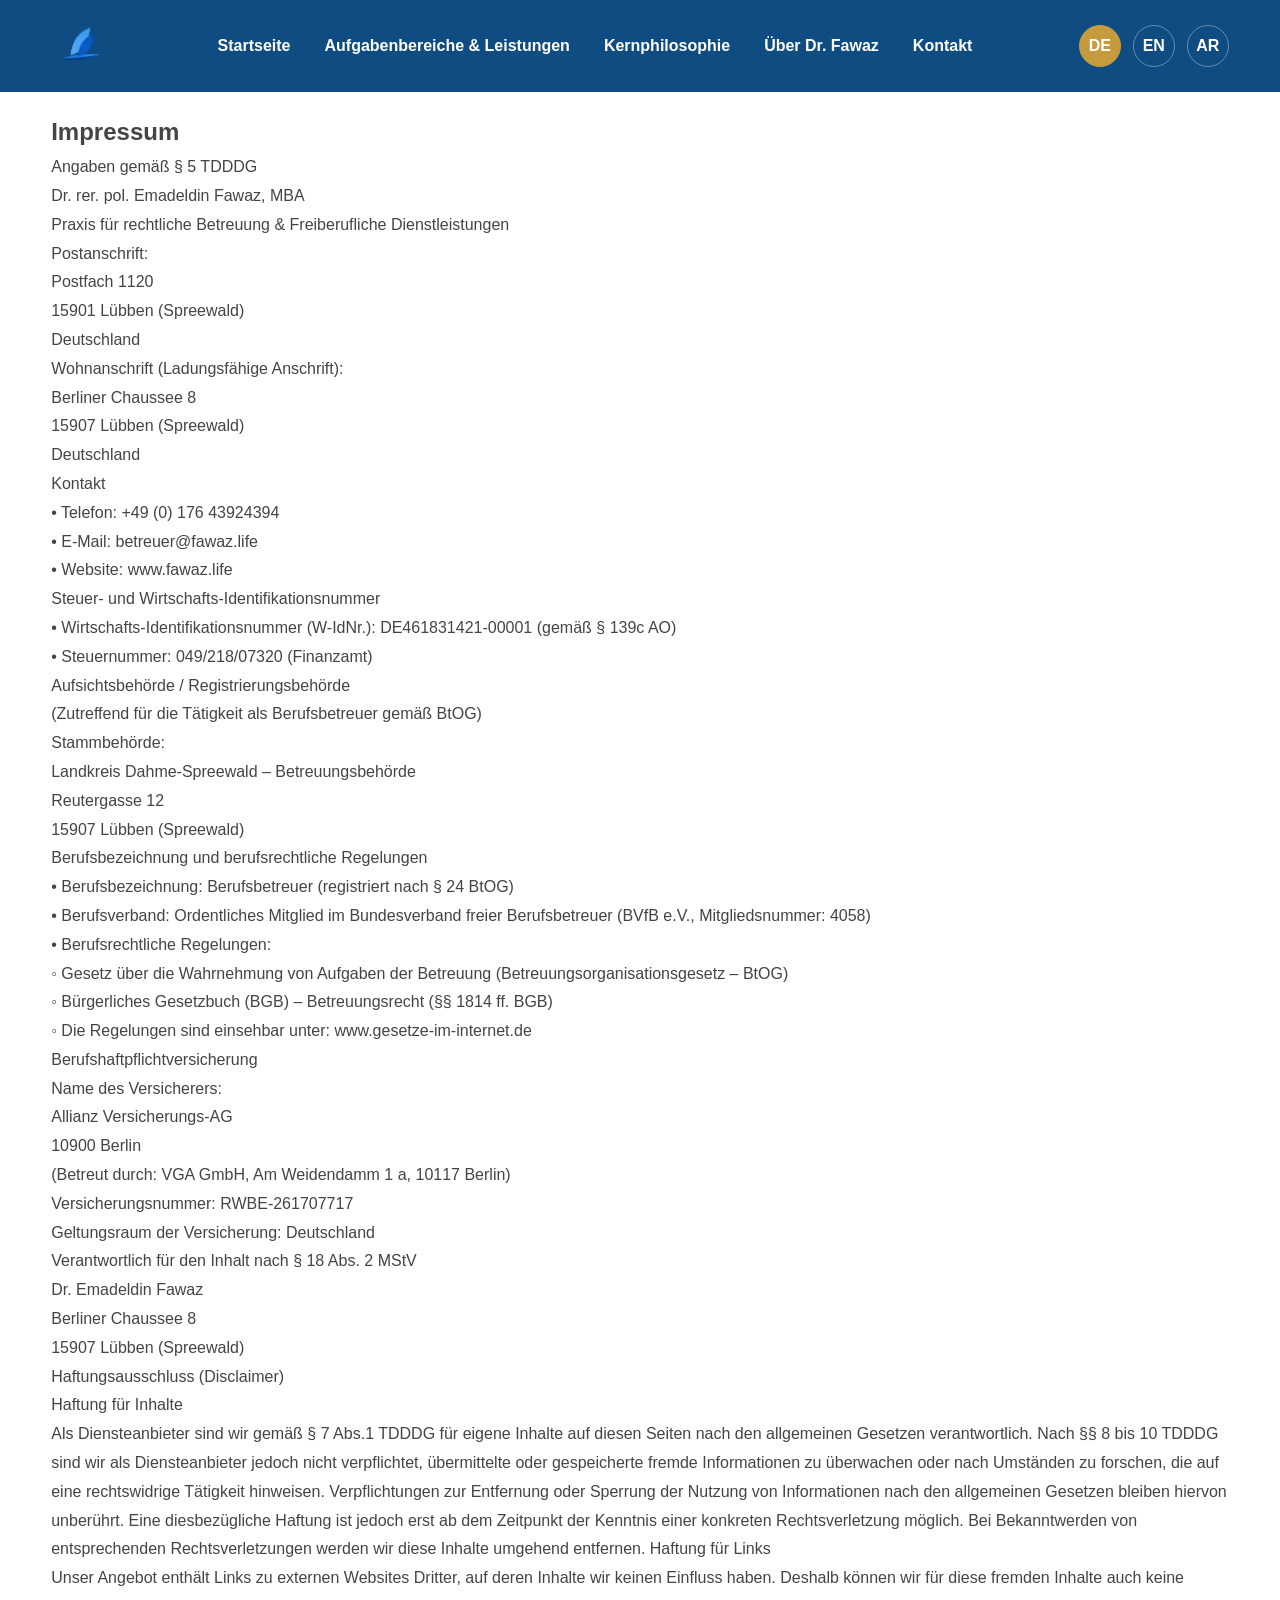
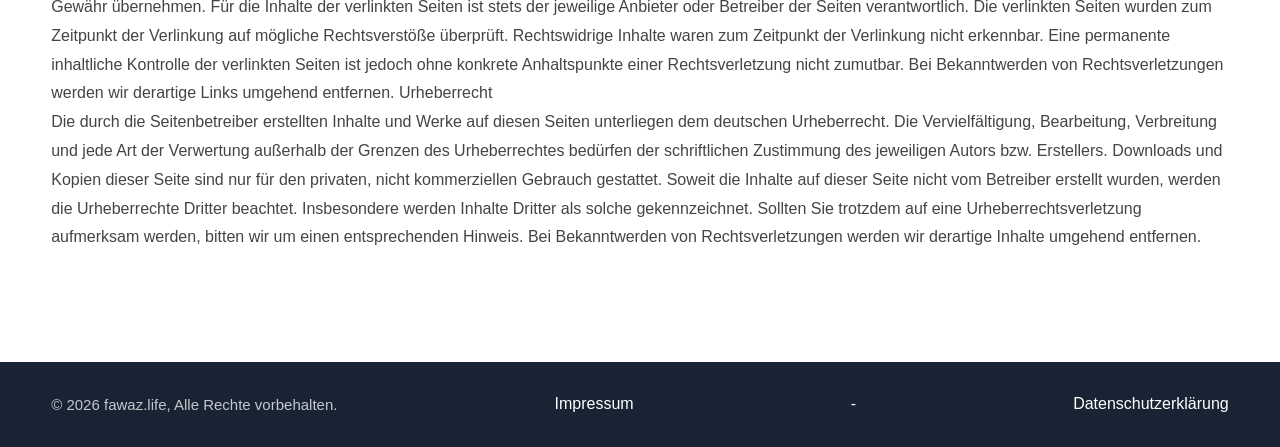
<file: impressum.html>
<!DOCTYPE html>
<html lang="de">

<head>

    <meta charset="UTF-8">
    <meta name="viewport" content="width=device-width, initial-scale=1.0">

    <title>Dr. Emadeldin Fawaz</title>

    <link rel="stylesheet" href="/assets/css/style.css">

</head>

<body>

<header id="header" style="background-color: #0F4C81;">

    <div class="container" >

        <a href="#" class="logo">

            <img src="/assets/images/logo.png" alt="Logo">

        </a>

        <nav id="mainNav">

            <ul>

                <li><a href="index.html#hero">Startseite</a></li>

                  <li><a href="index.html#services">Aufgabenbereiche & Leistungen</a></li>


                <li><a href="index.html#philosophy">Kernphilosophie</a></li>

              
                <li><a href="index.html#about">Über Dr. Fawaz</a></li>

                <li><a href="index.html#contact">Kontakt</a></li>

            </ul>

        </nav>

        <div class="language-switcher">

            <a href="/de/index.html" class="active">DE</a>

            <a href="/en/index.html">EN</a>

            <a href="/ar/index.html">AR</a>

        </div>

        <button class="mobile-menu">

            ☰

        </button>

    </div>

</header>

<main>



<section class="about">

    <div class="container">

<h1>
Impressum
</h1>
Angaben gemäß § 5 TDDDG <br>
Dr. rer. pol. Emadeldin Fawaz, MBA<br>
Praxis für rechtliche Betreuung & Freiberufliche Dienstleistungen<br>
Postanschrift:<br>
Postfach 1120<br>
15901 Lübben (Spreewald)<br>
Deutschland<br>
Wohnanschrift (Ladungsfähige Anschrift):<br>
Berliner Chaussee 8<br>
15907 Lübben (Spreewald)<br>
Deutschland<br>
Kontakt<br>
    • Telefon: +49 (0) 176 43924394<br>
    • E-Mail: betreuer@fawaz.life<br>
    • Website: www.fawaz.life<br>
Steuer- und Wirtschafts-Identifikationsnummer<br>
    • Wirtschafts-Identifikationsnummer (W-IdNr.): DE461831421-00001 (gemäß § 139c AO) <br>
    • Steuernummer: 049/218/07320 (Finanzamt) <br>

Aufsichtsbehörde / Registrierungsbehörde<br>
(Zutreffend für die Tätigkeit als Berufsbetreuer gemäß BtOG)<br>
Stammbehörde:<br>
Landkreis Dahme-Spreewald – Betreuungsbehörde<br>
Reutergasse 12<br>
15907 Lübben (Spreewald)<br>
Berufsbezeichnung und berufsrechtliche Regelungen<br>
    • Berufsbezeichnung: Berufsbetreuer (registriert nach § 24 BtOG)<br>
    • Berufsverband: Ordentliches Mitglied im Bundesverband freier Berufsbetreuer (BVfB e.V., Mitgliedsnummer: 4058) <br>
    • Berufsrechtliche Regelungen:<br>
        ◦ Gesetz über die Wahrnehmung von Aufgaben der Betreuung (Betreuungsorganisationsgesetz – BtOG)<br>
        ◦ Bürgerliches Gesetzbuch (BGB) – Betreuungsrecht (§§ 1814 ff. BGB)<br>
        ◦ Die Regelungen sind einsehbar unter: www.gesetze-im-internet.de<br>

Berufshaftpflichtversicherung<br>
Name des Versicherers:<br>
Allianz Versicherungs-AG<br>
10900 Berlin <br>
(Betreut durch: VGA GmbH, Am Weidendamm 1 a, 10117 Berlin)<br>
Versicherungsnummer: RWBE-261707717 <br>
Geltungsraum der Versicherung: Deutschland <br>

Verantwortlich für den Inhalt nach § 18 Abs. 2 MStV<br>
Dr. Emadeldin Fawaz<br>
Berliner Chaussee 8<br>
15907 Lübben (Spreewald) <br>

Haftungsausschluss (Disclaimer) <br>
Haftung für Inhalte <br>
Als Diensteanbieter sind wir gemäß § 7 Abs.1 TDDDG für eigene Inhalte auf diesen Seiten nach den allgemeinen Gesetzen verantwortlich. Nach §§ 8 bis 10 TDDDG sind wir als Diensteanbieter jedoch nicht verpflichtet, übermittelte oder gespeicherte fremde Informationen zu überwachen oder nach Umständen zu forschen, die auf eine rechtswidrige Tätigkeit hinweisen. Verpflichtungen zur Entfernung oder Sperrung der Nutzung von Informationen nach den allgemeinen Gesetzen bleiben hiervon unberührt. Eine diesbezügliche Haftung ist jedoch erst ab dem Zeitpunkt der Kenntnis einer konkreten Rechtsverletzung möglich. Bei Bekanntwerden von entsprechenden Rechtsverletzungen werden wir diese Inhalte umgehend entfernen. 
Haftung für Links<br>
Unser Angebot enthält Links zu externen Websites Dritter, auf deren Inhalte wir keinen Einfluss haben. Deshalb können wir für diese fremden Inhalte auch keine Gewähr übernehmen. Für die Inhalte der verlinkten Seiten ist stets der jeweilige Anbieter oder Betreiber der Seiten verantwortlich. Die verlinkten Seiten wurden zum Zeitpunkt der Verlinkung auf mögliche Rechtsverstöße überprüft. Rechtswidrige Inhalte waren zum Zeitpunkt der Verlinkung nicht erkennbar. Eine permanente inhaltliche Kontrolle der verlinkten Seiten ist jedoch ohne konkrete Anhaltspunkte einer Rechtsverletzung nicht zumutbar. Bei Bekanntwerden von Rechtsverletzungen werden wir derartige Links umgehend entfernen.
Urheberrecht<br>
Die durch die Seitenbetreiber erstellten Inhalte und Werke auf diesen Seiten unterliegen dem deutschen Urheberrecht. Die Vervielfältigung, Bearbeitung, Verbreitung und jede Art der Verwertung außerhalb der Grenzen des Urheberrechtes bedürfen der schriftlichen Zustimmung des jeweiligen Autors bzw. Erstellers. Downloads und Kopien dieser Seite sind nur für den privaten, nicht kommerziellen Gebrauch gestattet. Soweit die Inhalte auf dieser Seite nicht vom Betreiber erstellt wurden, werden die Urheberrechte Dritter beachtet. Insbesondere werden Inhalte Dritter als solche gekennzeichnet. Sollten Sie trotzdem auf eine Urheberrechtsverletzung aufmerksam werden, bitten wir um einen entsprechenden Hinweis. Bei Bekanntwerden von Rechtsverletzungen werden wir derartige Inhalte umgehend entfernen.



    </div>

</section>
<!-- ====================================== -->
<!-- Contact -->
<!-- ====================================== -->


<footer>

    <div class="container">

        <div class="footer-bottom">

            <p>

                © 2026 fawaz.life, Alle Rechte vorbehalten.

            </p>

              <a href="impressum.html">Impressum</a> - <a href="datenschutzerklärung.html">Datenschutzerklärung</a>


        </div>

    </div>

</footer>

<div id="scrollTop">

    ↑

</div>

<script src="/assets/js/main.js"></script>

</main>

</body>

</html>
</file>
<file: assets/css/style.css>
/*==================================================
    RESET
==================================================*/

*{
    margin:0;
    padding:0;
    box-sizing:border-box;
}

html{

    scroll-behavior:smooth;

}

body{

    font-family:Inter,Arial,sans-serif;

    color:#444;

    background:#fff;

    line-height:1.8;

    overflow-x:hidden;

}

img{

    display:block;

    width:100%;

}

a{

    text-decoration:none;

    color:inherit;

}

ul{

    list-style:none;

}

button{

    cursor:pointer;

    border:none;

    background:none;

    font:inherit;

}

section{

    padding:110px 0;

}

:root{

    --primary:#0F4C81;

    --secondary:#2F7A45;

    --accent:#C59B3D;

    --dark:#202020;

    --light:#F7F8FA;

    --text:#666;

    --shadow:0 20px 50px rgba(0,0,0,.08);

    --radius:22px;

    --transition:.35s ease;

}

.container{

    width:min(1180px,92%);

    margin:auto;

}

/*==================================================
    HEADER
==================================================*/

#header{

    position:fixed;

    top:0;

    left:0;

    width:100%;

    z-index:9999;

    transition:.35s;
    background:transparent;

}

#header.scrolled{

     background:rgba(15,76,129,0.60);

    backdrop-filter:blur(12px);

    box-shadow:0 12px 30px rgba(0,0,0,.10);

       


}

#header.scrolled #mainNav a{

    color:var(--dark);

}

#header.scrolled .logo{

    color:var(--dark);
}

#header.scrolled .language-switcher a{

    color: var(--dark);

    border-color:#ddd;

}

#header .container{

    height:92px;

    display:flex;

    justify-content:space-between;

    align-items:center;

}

.logo img{

    height:60px;

    width:auto;

    color:#fff;

}

#mainNav ul{

    display:flex;

    gap:34px;
    z-index: 999999999;

}

#mainNav a{

    font-weight:600;

    position:relative;
     color:#fff;
z-index: 999999999;
}

#mainNav a::after{

    content:"";

    position:absolute;

    left:0;

    bottom:-8px;

    width:0;

    height:2px;

    background:var(--accent);

    transition:.3s;

}

#mainNav a:hover::after{

    width:100%;

}

.language-switcher{

    display:flex;

    gap:12px;

}

.language-switcher a{

    width:42px;

    height:42px;

    border-radius:50%;

    display:flex;

    align-items:center;

    justify-content:center;

    font-weight:700;

    color:#fff;

    border:1px solid rgba(255,255,255,.35);

    transition:.3s;

}

#header.scrolled .language-switcher a{

    color:var(--dark);

    border-color:#ddd;

}

.language-switcher .active{

    background:var(--accent);

    border-color:var(--accent);

    color:#fff;

}

.mobile-menu{

    display:none;

    font-size:30px;

}

/*==================================================
    HERO
==================================================*/

#hero{

    position:relative;

    height:100vh;

    min-height:760px;

    overflow:hidden;

    display:flex;

    align-items:center;

    color:#fff;

}

.hero-slider{

    position:absolute;

    inset:0;

}

.slide{

    position:absolute;

    inset:0;

    opacity:0;

    transition:opacity 1.2s;

}

.slide.active{

    opacity:1;

}

.slide img{

    width:100%;

    height:100%;

    object-fit:cover;

    transform:scale(1);

    transition:transform 8s linear;

}

.slide.active img{

    transform:scale(1.08);

}

.overlay{

    position:absolute;

    inset:0;

    background:linear-gradient(rgba(8,25,45,.55),rgba(8,25,45,.70));

}

#hero .container{

    position:relative;

    z-index:5;

}

.hero-content{

    max-width:760px;

}

.hero-tag{

    display:inline-block;

    padding:10px 22px;

    border-radius:40px;

    background:rgba(255,255,255,.12);

    backdrop-filter:blur(10px);

    margin-bottom:28px;

}

.hero-content h1{

    font-size:66px;

    line-height:1.15;

    margin-bottom:28px;

    font-weight:800;

    white-space: pre-line;

}

.hero-content p{

    font-size:21px;

    margin-bottom:40px;

    color:rgba(255,255,255,.92);

}

.hero-buttons{

    display:flex;

    gap:20px;

}

.btn{

    display:inline-flex;

    justify-content:center;

    align-items:center;

    padding:17px 34px;

    border-radius:40px;

    transition:var(--transition);

    font-weight:600;

}

.btn-primary{

    background:var(--primary);

    color:#fff;

}

.btn-primary:hover{

    transform:translateY(-4px);

    box-shadow:0 18px 35px rgba(15,76,129,.35);

}

.btn-outline{

    border:2px solid #fff;

    color:#fff;

}

.btn-outline:hover{

    background:#fff;

    color:var(--primary);

}

.scroll-indicator{

    position:absolute;

    bottom:35px;

    left:50%;

    transform:translateX(-50%);

    z-index:10;

}

.scroll-indicator span{

    display:block;

    width:30px;

    height:52px;

    border:2px solid rgba(255,255,255,.8);

    border-radius:30px;

    position:relative;

}

.scroll-indicator span::before{

    content:"";

    position:absolute;

    width:6px;

    height:6px;

    border-radius:50%;

    background:#fff;

    left:50%;

    top:10px;

    transform:translateX(-50%);

    animation:scrollMouse 2s infinite;

}

/*==================================================
    COMMON
==================================================*/

.section-header{

    text-align:center;

    margin-bottom:70px;

}

.section-subtitle{

    display:inline-block;

    color:var(--primary);

    text-transform:uppercase;

    font-weight:700;

    letter-spacing:2px;

    margin-bottom:18px;

}

.section-header h2{

    font-size:46px;

    color:var(--dark);

    margin-bottom:24px;

}

.section-divider{

    width:85px;

    height:4px;

    background:var(--accent);

    margin:auto;

    border-radius:20px;

}
/*==================================================
    PHILOSOPHY
==================================================*/

.philosophy{

    background:#fff;

}

.philosophy-intro{

    max-width:900px;

    margin:0 auto 90px;

    text-align:center;

}

.philosophy-intro p{

    margin-bottom:22px;

    font-size:18px;

    color:var(--text);

}

/*=========================
Visionaries
=========================*/

.visionaries-grid{

    display:grid;

    grid-template-columns:repeat(3,1fr);

    gap:35px;

    margin-bottom:90px;

}

.visionary-card{

    background:#fff;

    border-radius:var(--radius);

    overflow:hidden;

    box-shadow:var(--shadow);

    transition:var(--transition);
text-align: center;
}

.visionary-card:hover{

    transform:translateY(-10px);

}

.visionary-image{

    position:relative;

    height:550px;

    overflow:hidden;

}

.visionary-image img{

    height:100%;

    object-fit:cover;

    transition:.8s;

}

.visionary-card:hover .visionary-image img{

    transform:scale(1.08);

}

.visionary-overlay{

    position:absolute;

    inset:0;

    display:flex;

    flex-direction:column;

    justify-content:center;

    align-items:center;

    background:rgba(15,76,129,.82);

    color:#fff;

    opacity:0;

    transition:.35s;
    padding: 15px;

}

.visionary-card:hover .visionary-overlay{

    opacity:1;

}

.visionary-overlay h4{

    font-size:30px;

    margin-bottom:10px;

}

.visionary-overlay span{

    font-size:18px;

}

.visionary-content{

    padding:35px;

}

.visionary-content h3{

    margin-bottom:20px;

    font-size:28px;

    color:var(--dark);

}

.visionary-content p{

    color:var(--text);

}

/*=========================
Tim Burton
=========================*/

.tim-burton-section{

    display:grid;

    grid-template-columns:430px 1fr;

    gap:60px;

    align-items:center;

    background:var(--light);

    border-radius:var(--radius);

    overflow:hidden;

    box-shadow:var(--shadow);

}

.tim-burton-image{

    height:100%;

}

.tim-burton-image img{

    height:100%;

    object-fit:cover;

}

.tim-burton-content{

    padding:60px;

}

.badge{

    display:inline-block;

    padding:10px 20px;

    border-radius:30px;

    background:var(--accent);

    color:#fff;

    font-size:14px;

    font-weight:700;

    margin-bottom:25px;

}

.tim-burton-content h3{

    font-size:40px;

    color:var(--dark);

    margin-bottom:25px;

}

.tim-burton-content p{

    margin-bottom:18px;

    color:var(--text);

}

/*=========================
Conclusion
=========================*/

.philosophy-conclusion{

    margin-top:80px;

    max-width:900px;

    margin-left:auto;

    margin-right:auto;

    text-align:center;

}

.philosophy-conclusion blockquote{

    font-size:30px;

    line-height:1.7;

    color:var(--dark);

    font-style:italic;

    margin-bottom:30px;

}

.highlight-text{

    color:var(--primary);

    font-size:22px;

    font-weight:700;

}

/*==================================================
    SERVICES
==================================================*/

.services{

    background:var(--light);

}

.service-block{

    display:grid;

    grid-template-columns:1fr 1fr;

    gap:70px;

    align-items:center;

    margin-bottom:100px;

}

.service-block:last-child{

    margin-bottom:0;

}

.service-block.reverse{

    direction:rtl;

}

.service-block.reverse>*{

    direction:ltr;

}

/*=========================
Image
=========================*/

.service-image{

    overflow:hidden;

    border-radius:var(--radius);

    box-shadow:var(--shadow);

}

.service-image img{

    height:950px;

    object-fit:cover;

    transition:.8s;

}

.service-image:hover img{

    transform:scale(1.08);

}

/*=========================
Content
=========================*/

.service-number{

    width:70px;

    height:70px;

    border-radius:50%;

    background:var(--accent);

    color:#fff;

    display:flex;

    align-items:center;

    justify-content:center;

    font-size:28px;

    font-weight:700;

    margin-bottom:25px;

}

.service-content h3{

    font-size:42px;

    color:var(--dark);

    margin-bottom:25px;

}

.service-content>p{

    color:var(--text);

    margin-bottom:30px;

}

.service-list{

    display:grid;

    gap:18px;

}

.service-list>*{

    padding:18px 22px;

    background:#fff;

    border-radius:14px;

    box-shadow:0 8px 20px rgba(0,0,0,.05);

    transition:var(--transition);

}

.service-list>*:hover{

    transform:translateX(8px);

    box-shadow:var(--shadow);

}
/*==================================================
    ABOUT
==================================================*/

.about{

    background:#ffffff;

}

.about-grid{

    display:grid;

    grid-template-columns:420px 1fr;

    gap:70px;

    align-items:center;

    margin-bottom:90px;

}

.about-image{

    position:relative;

}

.about-image img{

    border-radius:var(--radius);

    box-shadow:var(--shadow);

    transition:var(--transition);

}

.about-image:hover img{

    transform:scale(1.03);

}

.about-content{

    padding-left:10px;

}

.about-content h2{

    font-size:46px;

    color:var(--dark);

    margin:20px 0 30px;

}

.about-content p{

    color:var(--text);

    margin-bottom:22px;

    font-size:18px;

}

.about-details{

    /* display:grid; */

    grid-template-columns:repeat(3,1fr);

    gap:30px;

}

.info-card{

    background:#fff;

    border-radius:var(--radius);

    box-shadow:var(--shadow);

    padding:40px;

    min-height:260px;

    transition:var(--transition);

    position:relative;

    overflow:hidden;
    margin-bottom: 20px;

}

.info-card:hover{

    transform:translateY(-10px);

}

.info-card::before{

    content:"";

    position:absolute;

    top:0;

    left:0;

    width:5px;

    height:100%;

    background:var(--accent);

    transition:.35s;

}

.info-card:hover::before{

    width:100%;

    opacity:.05;

}

/*==================================================
    CONTACT
==================================================*/

.contact {
    background: linear-gradient(135deg, rgba(15, 76, 129, 0.75), rgba(23, 50, 77, 0.75));
    color: #fff;
    text-align: center;
    padding-top: 50px;
}

.contact-cta{

    max-width:850px;

    margin:auto;

    padding:80px 40px;

}

.contact .section-subtitle{

    color:#ffffff;

}

.contact h2{

    font-size:48px;

    margin:25px 0;

    line-height:1.3;

}

.contact p{

    font-size:20px;

    color:rgba(255,255,255,.9);

    margin-bottom:45px;

    line-height:1.8;

}

.contact-button{

    display:inline-flex;

    justify-content:center;

    align-items:center;

    min-width:280px;

    height:68px;

    border-radius:50px;

    background:#C59B3D;

    color:#fff;

    font-size:20px;

    font-weight:700;

    transition:.35s;

    box-shadow:0 15px 35px rgba(0,0,0,.25);

}

.contact-button:hover{

    transform:translateY(-5px);

    background:#d8ac47;

    box-shadow:0 20px 45px rgba(0,0,0,.3);

}
/*==================================================
    FOOTER
==================================================*/

footer{

    background:#182334;

    color:#ffffff;

    padding:28px 0;

}

.footer-bottom{

    display:flex;

    justify-content:space-between;

    align-items:center;

    gap:20px;

    flex-wrap:wrap;

}

.footer-bottom p{

    color:rgba(255,255,255,.75);

    font-size:15px;

}

.footer-links{

    display:flex;

    align-items:center;

    gap:15px;

}

.footer-links a{

    color:rgba(255,255,255,.85);

    transition:.3s;

}

.footer-links a:hover{

    color:var(--accent);

}

.footer-links span{

    color:rgba(255,255,255,.4);

}


/*==================================================
    SCROLL TOP
==================================================*/

#scrollTop{

    position:fixed;

    right:25px;

    bottom:25px;

    width:55px;

    height:55px;

    border-radius:50%;

    background:var(--primary);

    color:#fff;

    display:flex;

    justify-content:center;

    align-items:center;

    font-size:20px;

    cursor:pointer;

    opacity:0;

    visibility:hidden;

    transform:translateY(20px);

    transition:var(--transition);

    box-shadow:var(--shadow);

    z-index:999;

}

#scrollTop.show{

    opacity:1;

    visibility:visible;

    transform:translateY(0);

}

#scrollTop:hover{

    background:var(--accent);

}
/*==================================================
    ANIMATIONS
==================================================*/

@keyframes scrollMouse{

    0%{

        opacity:0;

        transform:translate(-50%,0);

    }

    30%{

        opacity:1;

    }

    100%{

        opacity:0;

        transform:translate(-50%,18px);

    }

}

@keyframes fadeUp{

    from{

        opacity:0;

        transform:translateY(60px);

    }

    to{

        opacity:1;

        transform:translateY(0);

    }

}

@keyframes fadeLeft{

    from{

        opacity:0;

        transform:translateX(-60px);

    }

    to{

        opacity:1;

        transform:translateX(0);

    }

}

@keyframes fadeRight{

    from{

        opacity:0;

        transform:translateX(60px);

    }

    to{

        opacity:1;

        transform:translateX(0);

    }

}

/*==================================================
    UTILITIES
==================================================*/

.fade-up{

    animation:fadeUp .8s ease both;

}

.fade-left{

    animation:fadeLeft .8s ease both;

}

.fade-right{

    animation:fadeRight .8s ease both;

}

.text-center{

    text-align:center;

}

.hidden{

    display:none !important;

}

.shadow{

    box-shadow:var(--shadow);

}

.rounded{

    border-radius:var(--radius);

}

/*==================================================
    SMOOTH HOVER
==================================================*/

.logo img,

img,

a,

button{

    transition:var(--transition);

}

.visionary-card:hover,

.info-card:hover,

.service-image:hover,

.about-image:hover{

    box-shadow:

    0 25px 60px rgba(0,0,0,.12);

}

/*==================================================
    RESPONSIVE
==================================================*/

@media (max-width:1200px){

    .container{

        width:94%;

    }

    .hero-content h1{

        font-size:54px;

    }

}

/*========================*/

@media (max-width:992px){

    section{

        padding:90px 0;

    }

    .mobile-menu{

        display:block;

    }

    #mainNav{

        position:fixed;

        top:92px;

        left:0;

        width:100%;

        background:#fff;

        display:none;

        box-shadow:0 15px 40px rgba(0,0,0,.08);
            border-radius:0 0 18px 18px;


    }

    #mainNav.active{

        display:block;

    }

    #mainNav ul{

        flex-direction:column;

        gap:0;

    }

    #mainNav li{

        border-bottom:1px solid #eee;

    }

    #mainNav a{

        display:block;

        padding:18px 25px;
          
        color: #000;


    }

    .language-switcher{

        margin-left:auto;

        margin-right:15px;

    }

    .hero-content{

        max-width:100%;

        text-align:center;

    }

    .hero-buttons{

        justify-content:center;

    }

    .visionaries-grid{

        grid-template-columns:1fr;

    }

    .tim-burton-section{

        grid-template-columns:1fr;

    }

    .about-grid{

        grid-template-columns:1fr;

    }

    .about-details{

        grid-template-columns:1fr;

    }

    .service-block{

        grid-template-columns:1fr;

        gap:40px;

    }

    .service-block.reverse{

        direction:ltr;

    }

    .contact-wrapper{

        grid-template-columns:1fr;

    }

    .footer-content{

        grid-template-columns:1fr;

        text-align:center;

    }

}

/*========================*/

@media (max-width:768px){

    #header .container{

        height:80px;

    }

    .logo img{

        height:48px;

    }

    .hero-content h1{

        font-size:40px;

    }

    .hero-content p{

        font-size:18px;

    }

    .hero-buttons{

        flex-direction:column;

    }

    .btn{

        width:100%;

    }

    .section-header h2{

        font-size:34px;

    }

    .tim-burton-content{

        padding:35px;

    }

    .service-content h3{

        font-size:34px;

    }

    .about-content h2{

        font-size:34px;

    }

    .contact-card,

    .contact-form{

        padding:30px;

    }

}

/*========================*/

@media (max-width:576px){

    section{

        padding:70px 0;

    }

    .hero-content h1{

        font-size:30px;

        line-height:1.3;

    }

    .hero-content p{

        font-size:16px;

    }

    .section-header h2{

        font-size:28px;

    }

    .visionary-image{

        height:300px;

    }

    .service-image img{

        height:350px;

    }

    .tim-burton-content{

        padding:25px;

    }

    .about-details{

        gap:20px;

    }

    .info-card{

        padding:28px;

    }

    .contact-card,

    .contact-form{

        padding:25px;

    }

    .footer-content{

        gap:10x;

    }

    #scrollTop{

        width:48px;

        height:48px;

        right:18px;

        bottom:18px;

    }

}

/*==================================================
    SELECTION
==================================================*/

::selection{

    background:var(--primary);

    color:#fff;

}

/*==================================================
    SCROLL OFFSET
==================================================*/

html{

    scroll-padding-top:100px;

}

/*==================================================
    IMAGE QUALITY
==================================================*/

img{

    user-select:none;

    -webkit-user-drag:none;

}

/*==================================================
    LAST RULE
==================================================*/

body{

    -webkit-font-smoothing:antialiased;

    -moz-osx-font-smoothing:grayscale;

}
</file>
